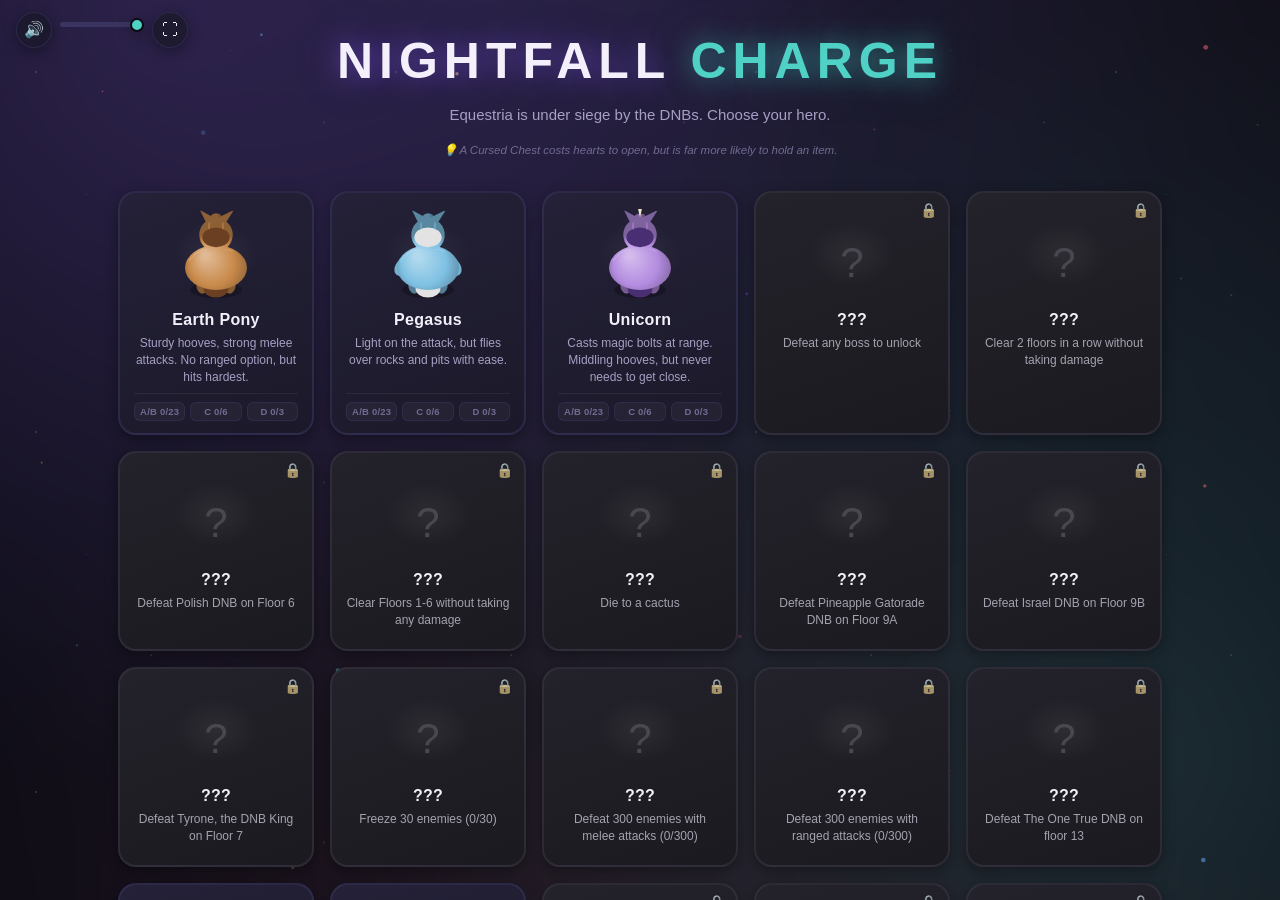
<file: index.html>
<!DOCTYPE html>
<html lang="en">
<head>
<meta charset="UTF-8">
<meta name="viewport" content="width=device-width, initial-scale=1.0, maximum-scale=1.0, user-scalable=no, viewport-fit=cover">
<meta name="mobile-web-app-capable" content="yes">
<meta name="apple-mobile-web-app-capable" content="yes">
<meta name="apple-mobile-web-app-status-bar-style" content="black-translucent">
<meta name="theme-color" content="#0b0a13">
<title>Nightfall Charge — A Bat Pony's Stand</title>
<link rel="stylesheet" href="style.css">
</head>
<body>

<!-- Slow-drifting ambient motes behind the main menu — purely decorative,
     additive to the static body::before/::after gradient+twinkle layers in
     style.css (those never move; these do). Sized/rendered from
     js/ui/menu-backdrop.js, driven by main.js's loop() only while `game` is
     null (i.e. only while the main menu is the visible screen). Lives
     outside #app so its fixed full-viewport sizing never has to fight
     #app's own layout. -->
<canvas id="menuBackdrop"></canvas>

<div id="app">

  <button id="muteBtn" class="mute-btn" title="Mute (M)">🔊</button>
  <input type="range" id="volumeSlider" class="volume-slider" min="0" max="100" step="5" title="Volume">
  <button id="fullscreenBtn" class="mute-btn fullscreen-btn" title="Fullscreen" aria-pressed="false">⛶</button>
  <!-- Phase 13 visual pass (batch 1) — screenshot button, only shown once a
       run is in progress (js/main.js toggles the .hidden class the same way
       updateHUD toggles every other in-run-only chip). Saves the current
       canvas frame as a PNG via a throwaway <a download>. -->
  <button id="screenshotBtn" class="mute-btn screenshot-btn hidden" title="Save screenshot">📷</button>

  <!-- ===================== MAIN MENU ===================== -->
  <div id="mainMenu" class="screen">
    <h1 class="title">NIGHTFALL <span>CHARGE</span></h1>
    <p class="subtitle">Equestria is under siege by the DNBs. Choose your hero.</p>
    <p id="lifetimeStats" class="lifetime-stats"></p>
    <p id="mainMenuTip" class="menu-tip"></p>
    <div id="classSelect" class="class-grid"></div>
    <!-- difficulty: scales enemy/boss HP + damage only (see main.js) -->
    <div id="difficultySelect" class="achv-filter" role="group" aria-label="Difficulty">
      <span class="hint">Difficulty</span>
      <button type="button" data-difficulty="easy">Easy</button>
      <button type="button" data-difficulty="normal" class="active">Normal</button>
      <button type="button" data-difficulty="hard">Hard</button>
    </div>
    <p class="hint">Move: WASD / Arrows &nbsp;·&nbsp; Attack: Left Click or Space &nbsp;·&nbsp; Bomb: B &nbsp;·&nbsp; Build Turret (hold): V &nbsp;·&nbsp; Active Item: E &nbsp;·&nbsp; Pill: Q &nbsp;·&nbsp; Star: R &nbsp;·&nbsp; Donate: F &nbsp;·&nbsp; Reroll: G &nbsp;·&nbsp; Arcade: H &nbsp;·&nbsp; Bestiary: C &nbsp;·&nbsp; Achievements: T &nbsp;·&nbsp; Pause: Esc</p>
    <h2 class="trophyTitle">Superbosses</h2>
    <div id="trophyRow" class="trophy-routes"></div>
    <div class="menu-btn-row">
      <button id="achievementsBtn" class="achv-open-btn">🏆 Achievements<span id="achievementsNewBadge" class="new-badge hidden">NEW</span></button>
      <button id="bestiaryBtn" class="achv-open-btn">📖 Bestiary<span id="bestiaryNewBadge" class="new-badge hidden">NEW</span></button>
      <button id="skillTreeBtn" class="achv-open-btn">🌳 Skill Tree<span id="skillTreePointsBadge" class="new-badge hidden"></span></button>
      <button id="musicTestBtn" class="achv-open-btn">🎵 Music Test</button>
    </div>
  </div>

  <!-- ===================== ACHIEVEMENTS ===================== -->
  <div id="achievementsScreen" class="screen hidden overlay achv-overlay">
    <h2>Achievements</h2>
    <div id="achievementsSummary" class="achv-summary"></div>
    <div id="achievementsFilter" class="achv-filter">
      <button data-filter="all" class="active">All</button>
      <button data-filter="unlocked">Unlocked</button>
      <button data-filter="locked">Locked</button>
    </div>
    <div id="achievementsList" class="achv-list"></div>
    <button id="achievementsCloseBtn">Close</button>
  </div>

  <!-- ===================== BESTIARY ===================== -->
  <div id="bestiaryScreen" class="screen hidden overlay achv-overlay">
    <h2>Bestiary</h2>
    <div id="bestiarySummary" class="achv-summary"></div>
    <div id="bestiaryTabs" class="achv-filter"></div>
    <div id="bestiaryList" class="achv-list"></div>
    <button id="bestiaryCloseBtn">Close</button>
  </div>

  <!-- ===================== SKILL TREE ===================== -->
  <div id="skillTreeScreen" class="screen hidden overlay achv-overlay skilltree-overlay">
    <h2>Skill Tree</h2>
    <div id="skillTreeSummary" class="achv-summary"></div>
    <div id="skillTreeToolbar" class="skilltree-toolbar">
      <select id="skillTreeJumpSelect" title="Jump to a character's branch"></select>
      <input id="skillTreeSearchInput" type="text" placeholder="Search nodes…" autocomplete="off" />
      <button id="skillTreeSearchPrevBtn" type="button" title="Previous match">◀</button>
      <span id="skillTreeSearchCount"></span>
      <button id="skillTreeSearchNextBtn" type="button" title="Next match">▶</button>
      <button id="skillTreeRecenterBtn" type="button" title="Recenter on start">⌂ Recenter</button>
      <button id="skillTreeOverviewBtn" type="button" title="Per-character build overview">📋 Overview</button>
      <button id="skillTreeUndoBtn" type="button" title="Refund your most recent purchase this session">↩ Undo Last</button>
    </div>
    <div id="skillTreeFilterBar" class="skilltree-filter-bar">
      <button type="button" class="skilltree-filter-btn" data-filter="all">All</button>
      <button type="button" class="skilltree-filter-btn" data-filter="buyable">Affordable</button>
      <button type="button" class="skilltree-filter-btn" data-filter="owned">Owned</button>
      <button type="button" class="skilltree-filter-btn" data-filter="cursed">Cursed</button>
      <button type="button" class="skilltree-filter-btn" data-filter="unique">Unique</button>
      <button type="button" class="skilltree-filter-btn" data-filter="capstone" title="Capstone (♛) and Ascension (⚡) nodes">Endgame</button>
    </div>
    <div id="skillTreeList" class="achv-list"></div>
    <!-- NOT a child of #skillTreeList — buildSkillTreePanel() does
         wrap.innerHTML='' on that element every rebuild, which would wipe
         this canvas out from under itself. Positioned absolutely against
         #skillTreeScreen (itself position:absolute via .overlay) instead. -->
    <canvas id="skillTreeMinimap" width="170" height="130" title="Click to jump — dots show every node you can currently see"></canvas>
    <span id="skillTreeZoomReadout" class="skilltree-zoom-readout" title="Current zoom — scroll wheel or +/- to change"></span>
    <!-- Persistent hover/click detail panel — replaces relying solely on the
         native `title` tooltip (slow to appear, truncates, no styling). Also
         NOT a child of #skillTreeList for the same wipe-on-rebuild reason as
         the minimap above. Starts empty/hidden; populated by
         showSkillNodeDetail() in skilltree.js. -->
    <div id="skillTreeDetailPanel" class="skilltree-detail hidden">
      <div class="skilltree-detail-head">
        <span id="skillTreeDetailName" class="skilltree-detail-name"></span>
        <span id="skillTreeDetailCost" class="skilltree-detail-cost"></span>
      </div>
      <div id="skillTreeDetailDesc" class="skilltree-detail-desc"></div>
      <div id="skillTreeDetailEffects" class="skilltree-detail-effects"></div>
    </div>
    <!-- Build overview — every character with at least one owned node,
         sorted by points invested. Toggled by #skillTreeOverviewBtn; rows
         are clickable jump-to-character shortcuts. Same "sibling, not
         child, of #skillTreeList" reasoning as the minimap/detail panel. -->
    <div id="skillTreeOverviewPanel" class="skilltree-overview hidden">
      <div class="skilltree-overview-head">
        <span>Build Overview</span>
        <button id="skillTreeOverviewCloseBtn" type="button" aria-label="Close">×</button>
      </div>
      <div id="skillTreeOverviewList" class="skilltree-overview-list"></div>
    </div>
    <div id="skillTreeLegend" class="skilltree-legend">
      <span><i class="sk-swatch owned"></i>Owned</span>
      <span><i class="sk-swatch buyable"></i>Affordable</span>
      <span><i class="sk-swatch unaffordable"></i>Need more points</span>
      <span><i class="sk-swatch cursed"></i>Cursed (drawback)</span>
      <span><i class="sk-swatch unique">✦</i>Unique mechanic</span>
      <span><i class="sk-swatch capstone">♛</i>Capstone</span>
      <span><i class="sk-swatch ascension">⚡</i>Ascension</span>
      <span class="skilltree-legend-note">Buy a node to reveal its children · click an owned frontier node (↩) to sell it back · arrow keys pan · +/- zoom</span>
    </div>
    <button id="skillTreeCloseBtn">Close</button>
  </div>

  <!-- ===================== MUSIC TEST ===================== -->
  <!-- A preview panel for audio.js's background tracks — not tied to any
       run, purely for auditioning a track (or checking what's landed)
       without playing. See ui/music-test.js. -->
  <div id="musicTestScreen" class="screen hidden overlay achv-overlay">
    <h2>🎵 Music Test</h2>
    <p class="achv-summary">Preview a background track without starting a run. Closing this stops playback and brings the menu ambience back.</p>
    <div id="musicTestList" class="achv-list"></div>
    <button id="musicTestCloseBtn">Close</button>
  </div>

  <!-- ===================== GAME SCREEN ===================== -->
  <div id="gameScreen" class="screen hidden">

    <div id="hud">
      <div id="hearts" class="hud-row"></div>
      <div class="hud-row hud-resources">
        <span class="res" id="resCoins">🪙 <b>0</b></span>
        <span class="res" id="resKeys">🔑 <b>0</b></span>
        <span class="res" id="resBombs">💣 <b>0</b></span>
        <span class="res hidden" id="resTurrets" title="Built turrets in this room (Engineer Pony).">🔧 <b>0/3</b></span>
        <span class="res hidden" id="resMinions" title="Summoned changeling minions (Changeling Queen).">🦋 <b>0/2</b></span>
        <span class="res" id="resFloor">Floor <b>1</b></span>
      </div>
      <div class="hud-row hud-resources">
        <span class="res" id="statSpeed" title="Movement speed, in pixels/second.">SPD <b>0</b></span>
        <span class="res" id="statRate" title="Attacks per second.">RATE <b>0</b></span>
        <span class="res" id="statDamage" title="Damage per hit.">DMG <b>0</b></span>
        <span class="res" id="statLuck" title="Luck — raises status-effect chances, crit chance, and pickup odds.">LUCK <b>0</b></span>
        <span class="res" id="statRange">RNG <b>0</b></span>
      </div>
      <div class="hud-row" id="activeItemRow">
        <div id="activeItemIcon" class="active-icon">—</div>
        <div id="activeItemPips" class="pips"></div>
        <div id="pillIcon" class="active-icon pill-icon">—</div>
        <div id="starIcon" class="active-icon star-icon">—</div>
        <div id="trinketIcon" class="active-icon trinket-icon">—</div>
      </div>
    </div>

    <div id="minimapWrap">
      <button id="minimapLegendBtn" title="What do the map icons mean?">?</button>
      <canvas id="minimap" width="150" height="150"></canvas>
      <div id="minimapLegend" class="minimap-legend hidden"></div>
    </div>

    <div id="canvasWrap">
      <canvas id="game" width="320" height="320"></canvas>

      <!-- Touch controls (Phase 12 mobile pass) — only shown on a coarse-
           pointer/no-hover device via the .touch-only gate in style.css, so
           a mouse+keyboard player never sees them. Movement joystick sits
           bottom-left, action buttons bottom-right; aiming/attacking still
           happens by touching/dragging anywhere else on the canvas itself
           (main.js's existing pointerdown/pointermove handlers already
           treat any pointer the same as a mouse, touch included). See
           js/ui/touch-controls.js for the wiring. -->
      <div id="touchJoystick" class="touch-only touch-joystick" aria-hidden="true">
        <div class="touch-joystick-ring"></div>
        <div id="touchJoystickKnob" class="touch-joystick-knob"></div>
      </div>
      <div id="touchActionBar" class="touch-only touch-action-bar">
        <button type="button" id="touchBombBtn" class="touch-action-btn" title="Place Bomb (B)">💣</button>
        <button type="button" id="touchActiveBtn" class="touch-action-btn touch-action-btn-lg" title="Use Active Item (E)">✨</button>
        <button type="button" id="touchPillBtn" class="touch-action-btn" title="Take Pill (Q)">💊</button>
        <button type="button" id="touchStarBtn" class="touch-action-btn" title="Use Star (R)">⭐</button>
        <button type="button" id="touchTurretBtn" class="touch-action-btn touch-only-turret hidden" title="Hold to Build Turret (V)">🔧</button>
      </div>
      <div id="touchUtilityBar" class="touch-only touch-utility-bar">
        <button type="button" id="touchDonateBtn" class="touch-util-btn" title="Donate (F)">💰</button>
        <button type="button" id="touchRerollBtn" class="touch-util-btn" title="Reroll (G)">🎲</button>
        <button type="button" id="touchArcadeBtn" class="touch-util-btn" title="Arcade Interact (H)">🕹️</button>
        <button type="button" id="touchPauseBtn" class="touch-util-btn" title="Pause">⏸️</button>
      </div>

      <!-- side info panels — absolutely positioned in the idle space either
           side of the 320px canvas; hidden on narrow viewports (style.css) -->
      <div id="leftPanel" class="hudPanel">
        <div class="hudPanelSection" id="leftPanelActive"></div>
        <div class="hudPanelSection" id="leftPanelTrinket"></div>
        <div class="hudPanelSection" id="leftPanelStar"></div>
        <div class="hudPanelSection" id="leftPanelPills"></div>
      </div>

      <div id="rightPanel" class="hudPanel">
        <div class="hudPanelSection">
          <div class="hudPanelTitle">Synergies</div>
          <div id="synergyBar">
            <span class="synergy-badge" id="synEcosystem" title="Ecosystem Set: own at least one item from each of the Marked-for-Death, Venom Bloom, and Skyfall attack-layer families.">🌿</span>
            <span class="synergy-badge" id="synRotRuin" title="Rot &amp; Ruin: any Vulnerable chance AND any Poison chance at once — poison ticks hit 30% harder against a Vulnerable target.">🦠</span>
            <span class="synergy-badge" id="synMarksman" title="Marksman's Eye: 20%+ crit chance backed by any Vulnerable source.">🎯</span>
            <span class="synergy-badge" id="synPackBond" title="Pack Bond: own 3 or more familiars.">🐾</span>
            <span class="synergy-badge" id="synTwinFangs" title="Twin Fangs: own both Fang Guard and Quiverstring at once.">🐺</span>
          </div>
        </div>
        <div class="hudPanelSection">
          <div class="hudPanelTitle">Items</div>
          <div id="passivesBar"></div>
        </div>
        <div class="hudPanelSection">
          <div class="hudPanelTitle">Familiars</div>
          <div id="familiarBar"></div>
        </div>
      </div>

      <div id="roomBanner"></div>
      <div id="itemExamine">
        <div class="item-examine-icon" id="itemExamineIcon"></div>
        <div class="item-examine-text">
          <div class="item-examine-name" id="itemExamineName"></div>
          <div class="item-examine-quality" id="itemExamineQuality"></div>
          <div class="item-examine-desc" id="itemExamineDesc"></div>
        </div>
      </div>
      <div id="toast"></div>
    </div>
  </div>

  <!-- ===================== PAUSE ===================== -->
  <div id="pauseScreen" class="screen hidden overlay">
    <h2>Paused</h2>
    <p id="pauseStats"></p>
    <div class="pause-keybinds">
      <span class="pause-keybind"><kbd>WASD</kbd> Move</span>
      <span class="pause-keybind"><kbd>Click</kbd> Attack</span>
      <span class="pause-keybind"><kbd>B</kbd> Bomb</span>
      <span class="pause-keybind"><kbd>V</kbd> Build Turret (hold)</span>
      <span class="pause-keybind"><kbd>E</kbd> Active Item</span>
      <span class="pause-keybind"><kbd>Q</kbd> Pill</span>
      <span class="pause-keybind"><kbd>R</kbd> Star</span>
      <span class="pause-keybind"><kbd>F</kbd> Donate</span>
      <span class="pause-keybind"><kbd>G</kbd> Reroll</span>
      <span class="pause-keybind"><kbd>H</kbd> Arcade</span>
      <span class="pause-keybind"><kbd>M</kbd> Mute</span>
    </div>
    <p id="pauseEquipped" class="pause-equipped"></p>
    <button id="resumeBtn">Resume</button>
    <button id="pauseAchievementsBtn">🏆 Achievements</button>
    <button id="pauseBestiaryBtn">📖 Bestiary</button>
    <button id="pauseSkillTreeBtn">🌳 Skill Tree</button>
    <button id="quitBtn">Quit to Menu</button>
  </div>

  <!-- ===================== GAME OVER ===================== -->
  <div id="gameOverScreen" class="screen hidden overlay">
    <h2 id="gameOverTitle">You Fell...</h2>
    <p id="gameOverStats"></p>
    <button id="copyRunBtn">📋 Copy Run Summary</button>
    <button id="retryBtn">Return to Menu</button>
  </div>

  <!-- ===================== WIN ===================== -->
  <div id="winScreen" class="screen hidden overlay">
    <h2>Equestria is Saved!</h2>
    <p id="winStats"></p>
    <button id="copyWinRunBtn">📋 Copy Run Summary</button>
    <button id="winBtn">Return to Menu</button>
  </div>

</div>

<script src="js/core/theme.js"></script>
<script src="js/core/utils-1.js"></script>
<script src="js/core/utils-2.js"></script>
<script src="js/core/audio.js"></script>

<script src="js/data/core.js"></script>
<script src="js/data/items-1.js"></script>
<script src="js/data/items-2.js"></script>
<script src="js/data/items-3.js"></script>
<script src="js/data/items-4.js"></script>
<script src="js/data/items-5.js"></script>
<script src="js/data/items-6.js"></script>
<script src="js/data/items-7.js"></script>
<script src="js/data/trinkets-1.js"></script>
<script src="js/data/trinkets-2.js"></script>
<script src="js/data/familiars-1.js"></script>
<script src="js/data/familiars-3.js"></script>
<script src="js/data/familiars-2.js"></script>
<script src="js/data/lists.js"></script>
<script src="js/data/pickups.js"></script>
<script src="js/data/collectibles.js"></script>
<script src="js/data/economy.js"></script>

<script src="js/data/enemies/growth.js"></script>
<script src="js/data/enemies/types-1.js"></script>
<script src="js/data/enemies/types-2.js"></script>
<script src="js/data/enemies/types-3.js"></script>
<script src="js/data/enemies/types-4.js"></script>
<script src="js/data/enemies/legacy-extra.js"></script>
<script src="js/data/enemies/flies.js"></script>
<script src="js/data/enemies/crypt-extra.js"></script>
<script src="js/data/enemies/crypt-extra2.js"></script>
<!-- Phase 10 extended main route, stages 4-13. These MUST sit above lists.js:
     it snapshots ENEMY_LIST = Object.values(ENEMY_TYPES) exactly once. -->
<script src="js/data/enemies/stage4-6-enemies.js"></script>
<script src="js/data/enemies/stage7-9-enemies.js"></script>
<script src="js/data/enemies/stage10-13-enemies.js"></script>
<script src="js/data/enemies/lists.js"></script>
<script src="js/data/enemies/minibosses.js"></script>
<script src="js/data/enemies/bosses.js"></script>
<!-- ...and these MUST sit below bosses.js/superbosses.js, which declare the
     BOSS_TYPES/SUPERBOSSES objects they merge into. Each pushes onto the
     matching _LIST itself, since those are snapshotted the same way. -->
<script src="js/data/enemies/legacy-extra-bosses.js"></script>
<script src="js/data/enemies/stage4-6-bosses.js"></script>
<script src="js/data/enemies/stage7-9-bosses.js"></script>
<script src="js/data/enemies/stage10-13-bosses.js"></script>
<script src="js/data/enemies/superbosses.js"></script>
<script src="js/data/enemies/stage4-6-superbosses.js"></script>
<script src="js/data/enemies/stage7-9-superbosses.js"></script>
<script src="js/data/enemies/stage10-13-superbosses.js"></script>
<script src="js/data/enemies/superboss-routes.js"></script>

<script src="js/data/stages.js"></script>

<script src="js/achievements/core.js"></script>
<script src="js/achievements/defs-1.js"></script>
<script src="js/achievements/defs-2.js"></script>
<script src="js/achievements/defs-3.js"></script>
<script src="js/achievements/defs-4.js"></script>
<script src="js/achievements/defs-5.js"></script>
<script src="js/achievements/defs-6.js"></script>
<script src="js/achievements/defs-7.js"></script>
<script src="js/achievements/defs-8.js"></script>
<script src="js/achievements/defs-9.js"></script>
<script src="js/achievements/defs-10.js"></script>
<script src="js/achievements/defs-11.js"></script>
<script src="js/achievements/defs-12.js"></script>
<script src="js/achievements/defs-mastery.js"></script>
<script src="js/achievements/bestiary-tiers.js"></script>
<script src="js/achievements/logic.js"></script>
<script src="js/achievements/skilltree.js"></script>
<script src="js/achievements/skilltree-characters.js"></script>
<script src="js/achievements/skilltree-characters-2.js"></script>
<script src="js/achievements/skilltree-characters-3.js"></script>
<script src="js/achievements/skilltree-characters-4a.js"></script>
<script src="js/achievements/skilltree-characters-4b.js"></script>
<script src="js/achievements/skilltree-characters-4c.js"></script>
<script src="js/achievements/skilltree-characters-4d.js"></script>
<script src="js/achievements/skilltree-characters-4e.js"></script>
<script src="js/achievements/skilltree-characters-5a.js"></script>
<script src="js/achievements/skilltree-characters-5b.js"></script>
<script src="js/achievements/skilltree-characters-5c.js"></script>
<script src="js/achievements/skilltree-characters-5d.js"></script>
<script src="js/achievements/skilltree-characters-5e.js"></script>
<script src="js/achievements/skilltree-capstones.js"></script>
<script src="js/achievements/skilltree-ascensions.js"></script>
<script src="js/achievements/skilltree-general.js"></script>
<script src="js/achievements/skilltree-unlocks-stars.js"></script>
<script src="js/achievements/skilltree-unlocks-familiars.js"></script>
<script src="js/achievements/skilltree-unlocks-items.js"></script>
<script src="js/achievements/skilltree-unlocks-items-2.js"></script>
<script src="js/achievements/skilltree-unlocks-trinkets.js"></script>

<script src="js/ui/bestiary.js"></script>

<script src="js/data/roomTemplates/core.js"></script>
<script src="js/data/roomTemplates/normal-1.js"></script>
<script src="js/data/roomTemplates/normal-2.js"></script>
<script src="js/data/roomTemplates/normal-3.js"></script>
<script src="js/data/roomTemplates/normal-4.js"></script>
<script src="js/data/roomTemplates/firecolors.js"></script>
<script src="js/data/roomTemplates/dnbfly-rooms.js"></script>
<script src="js/data/roomTemplates/floorfeature.js"></script>
<script src="js/data/roomTemplates/miniboss.js"></script>
<!-- Phase 10 extended main route — these push onto the array floorfeature.js
     assigns, so they must load after it. -->
<script src="js/data/roomTemplates/stage4-6-floorfeature.js"></script>
<script src="js/data/roomTemplates/stage7-9-floorfeature.js"></script>
<script src="js/data/roomTemplates/stage10-13-floorfeature.js"></script>

<script src="js/systems/dungeon.js"></script>
<script src="js/systems/room.js"></script>
<script src="js/entities/entities.js"></script>
<script src="js/systems/attackStyles.js"></script>
<script src="js/systems/combat-1.js"></script>
<script src="js/systems/combat-2.js"></script>
<script src="js/systems/combat-3.js"></script>
<script src="js/systems/combat-4.js"></script>
<script src="js/systems/ai-minibosses.js"></script>
<script src="js/systems/ai-newshared.js"></script>
<script src="js/systems/ai-legacy-bosses.js"></script>
<script src="js/systems/ai-flies.js"></script>
<script src="js/systems/ai-crypt.js"></script>
<script src="js/systems/ai-crypt2.js"></script>
<script src="js/systems/ai-1.js"></script>
<script src="js/systems/ai-2.js"></script>
<script src="js/systems/ai-3.js"></script>
<script src="js/systems/ai-4.js"></script>
<!-- Phase 10 content group 1 (stages 4-6). Populates ENEMY_BEHAVIOR_HANDLERS,
     so it must load after combat-3.js (which declares that const) and after
     ai-1..4.js, whose helpers its functions call. -->
<script src="js/systems/ai-stage4-6.js"></script>
<!-- Phase 10 content group 2 (stages 7-9). Same constraint as group 1's file
     above: populates ENEMY_BEHAVIOR_HANDLERS, so it must load after
     combat-3.js (which declares that const) and after ai-1..4.js, whose
     helpers its function bodies call at runtime. -->
<script src="js/systems/ai-stage7-9.js"></script>
<!-- Phase 10 content group 3 (stages 10-13, floorNum 27-34, including the
     main route's new final floor). Same constraint as groups 1 and 2 above:
     populates ENEMY_BEHAVIOR_HANDLERS, so it must load after combat-3.js
     (which declares that const) and after ai-1..4.js, whose helpers —
     chaseSeek/seekVector/fireProjectileAngle/dnbRing — its bodies call. -->
<script src="js/systems/ai-stage10-13.js"></script>
<script src="js/systems/familiars.js"></script>
<script src="js/systems/pills.js"></script>
<script src="js/systems/stars.js"></script>
<script src="js/systems/items-1.js"></script>
<script src="js/systems/items-synergy.js"></script>
<script src="js/systems/items-2.js"></script>
<script src="js/systems/shop.js"></script>

<script src="js/ui/ui.js"></script>
<script src="js/game.js"></script>
<script src="js/ui/render.js"></script>
<script src="js/ui/menu-backdrop.js"></script>
<script src="js/ui/music-test.js"></script>
<script src="js/main.js"></script>
</body>
</html>
</file>
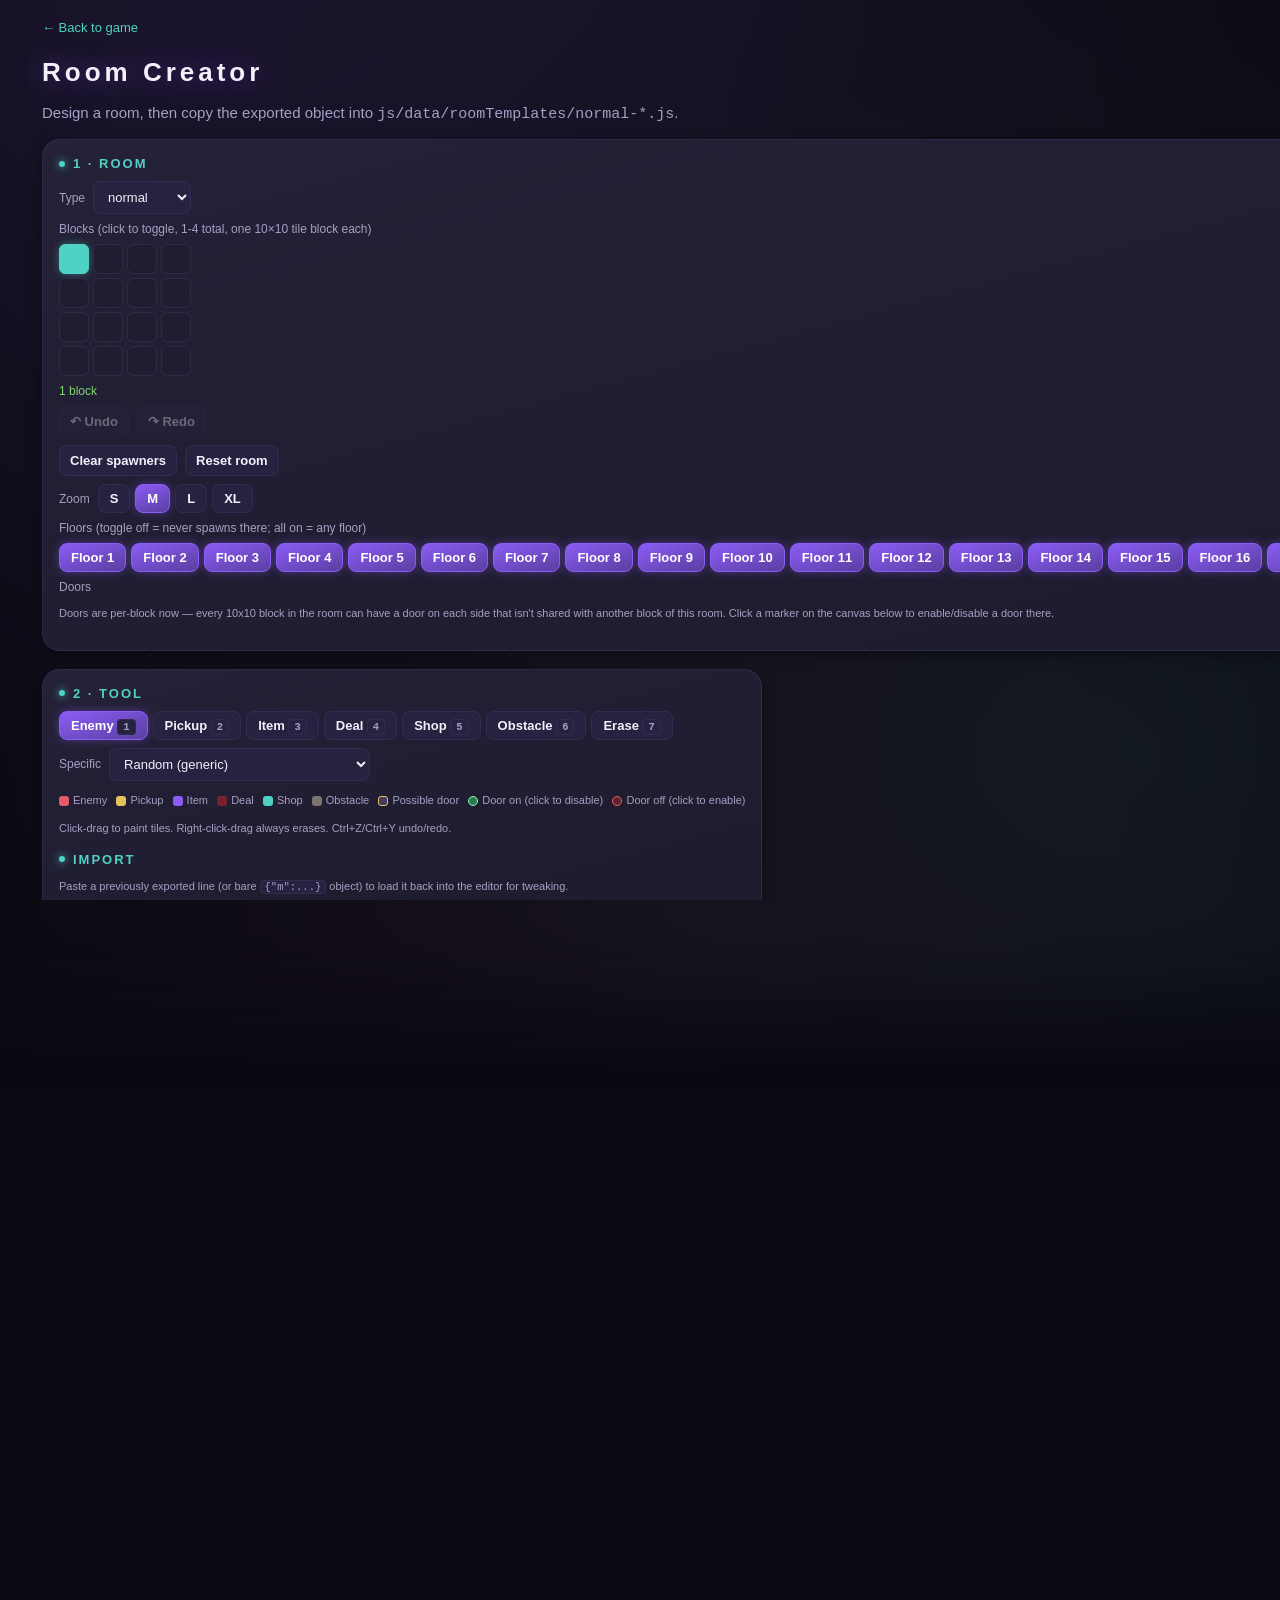
<file: room-editor.html>
<!DOCTYPE html>
<html lang="en">
<head>
<meta charset="UTF-8">
<meta name="viewport" content="width=device-width, initial-scale=1.0">
<title>Nightfall Charge — Room Creator</title>
<link rel="stylesheet" href="style.css">
<style>
  html, body { overflow: auto; }
  /* the ambient starfield from style.css is nice on the menu but too loud
     behind a dense editing UI — tone it way down here */
  body::before{ opacity: .45; }
  body::after{ opacity: .18; }

  #editorApp{
    max-width: 1240px; margin: 0 auto; padding: 20px 22px 60px;
    display: flex; flex-direction: column; gap: 16px;
    animation: editorIn .4s var(--ease) both;
  }
  @keyframes editorIn{ from{ opacity:0; transform:translateY(8px); } to{ opacity:1; transform:translateY(0); } }
  @media (prefers-reduced-motion: reduce){ #editorApp{ animation:none; } }

  h1.title{ font-size: 26px; margin: 6px 0 0; letter-spacing: 4px; }
  .subtitle{ margin: 0; }

  .layout{ display: flex; gap: 18px; flex-wrap: wrap; align-items: flex-start; }
  .panel{
    background: linear-gradient(165deg, var(--panel-hi), var(--panel));
    border: 1px solid var(--border-soft); border-radius: var(--radius-lg);
    padding: 16px; flex: 0 0 auto;
    box-shadow: var(--shadow-soft);
    transition: border-color .2s;
  }
  .panel h2{
    font-size: 13px; margin: 0 0 10px; color: var(--accent2); letter-spacing: 2px;
    text-transform: uppercase; font-weight: 700;
    display: flex; align-items: center; gap: 8px;
  }
  .panel h2::before{
    content: ''; width: 6px; height: 6px; border-radius: 50%;
    background: var(--accent2); box-shadow: 0 0 8px var(--accent2);
    flex: 0 0 auto;
  }
  .row{ display: flex; align-items: center; gap: 8px; flex-wrap: wrap; margin-bottom: 8px; }
  .row label{ color: var(--muted); font-size: 12px; }

  select, button, textarea{
    font-family: inherit; font-size: 13px; background: var(--panel2); color: var(--ink);
    border: 1px solid var(--border-soft); border-radius: var(--radius-sm); padding: 7px 10px;
    transition: border-color .15s, background .15s, transform .1s, box-shadow .15s;
  }
  select:hover, textarea:hover{ border-color: var(--border); }
  select:focus-visible, textarea:focus-visible, button:focus-visible{
    outline: none; border-color: var(--accent2); box-shadow: 0 0 0 3px rgba(79,209,197,.18);
  }
  button{ cursor: pointer; font-weight: 600; }
  button:hover{ filter: brightness(1.18); border-color: var(--border); }
  button:active{ transform: translateY(1px); }
  button:disabled{ opacity: .35; cursor: not-allowed; filter: none; transform: none; }
  button.active{
    background: linear-gradient(160deg, var(--accent), var(--accent-dim));
    border-color: var(--accent); color: #fff; box-shadow: 0 0 10px rgba(139,92,246,.4);
  }
  button.danger.active{ background: #c9522e; border-color: #c9522e; box-shadow: 0 0 10px rgba(201,82,46,.4); }

  .blockgrid{ display: inline-grid; grid-template-columns: repeat(4, 30px); gap: 4px; }
  .blockcell{
    width: 30px; height: 30px; background: #201d31; border: 1px solid var(--border-soft);
    border-radius: 6px; cursor: pointer;
    transition: background .15s, border-color .15s, transform .1s;
  }
  .blockcell:hover{ border-color: var(--accent2); transform: scale(1.06); }
  .blockcell.on{ background: var(--accent2); border-color: var(--accent2); box-shadow: 0 0 8px rgba(79,209,197,.4); }

  .catbtns{ display: flex; gap: 5px; flex-wrap: wrap; }
  .catbtns button{ padding: 6px 11px; }

  #editorCanvas{
    background: #000; border-radius: var(--radius-sm); display: block; cursor: crosshair; touch-action: none;
    box-shadow: 0 0 0 1px var(--border-soft), var(--shadow-soft);
  }

  .warn{ color: var(--gold); font-size: 12px; }
  .ok{ color: var(--green); font-size: 12px; }
  .err{ color: var(--red); font-size: 12px; }

  #exportArea, #importArea{
    width: 100%; box-sizing: border-box; font-family: 'SFMono-Regular', Consolas, monospace; font-size: 12px;
    resize: vertical; line-height: 1.5;
  }
  #exportArea{ height: 220px; }
  #importArea{ height: 90px; }

  #toolPreviewCanvas{
    background: #000; border-radius: 6px; flex: 0 0 auto;
    box-shadow: 0 0 0 1px var(--border-soft);
  }
  .preview-name{ font-size: 12.5px; font-weight: 700; color: var(--ink); }
  .preview-desc{ font-size: 11px; color: var(--muted); max-width: 230px; line-height: 1.4; }

  .legend{ font-size: 11px; color: var(--muted); line-height: 1.6; }
  .legend span{ display: inline-block; width: 10px; height: 10px; border-radius: 3px; margin-right: 4px; vertical-align: middle; }
  .legend code{
    background: var(--panel2); border: 1px solid var(--border-soft); border-radius: 4px;
    padding: 0 4px; font-size: 10.5px;
  }

  a.backlink{
    color: var(--accent2); text-decoration: none; font-size: 13px;
    display: inline-flex; align-items: center; gap: 4px; width: fit-content;
    transition: transform .15s;
  }
  a.backlink:hover{ transform: translateX(-3px); }

  #statsReadout{ font-size: 12px; color: var(--muted); margin-top: 6px; }
  #roomWarning{ font-size: 12px; min-height: 16px; margin-top: 2px; }

  kbd{
    background: var(--panel2); border: 1px solid var(--border-soft); border-radius: 4px;
    padding: 1px 5px; font-size: 10.5px; font-family: monospace; color: var(--muted);
  }
</style>
</head>
<body>
<div id="editorApp">
  <a class="backlink" href="index.html">&larr; Back to game</a>
  <h1 class="title">Room Creator</h1>
  <p class="subtitle">Design a room, then copy the exported object into <code>js/data/roomTemplates/normal-*.js</code>.</p>

  <div class="layout">

    <div class="panel">
      <h2>1 · Room</h2>
      <div class="row">
        <label>Type</label>
        <select id="roomType">
          <option value="normal">normal</option>
          <option value="start">start</option>
          <option value="boss">boss</option>
          <option value="treasure">treasure</option>
          <option value="shop">shop</option>
          <option value="secret">secret</option>
          <option value="petshop">petshop</option>
          <option value="curse">curse</option>
          <option value="sacrifice">sacrifice</option>
          <option value="vault">vault</option>
          <option value="challenge">challenge</option>
          <option value="crystal">crystal</option>
          <option value="sombra">sombra</option>
          <option value="shrine">shrine</option>
          <option value="arcade">arcade</option>
        </select>
      </div>
      <div class="row">
        <label>Blocks (click to toggle, 1-4 total, one 10×10 tile block each)</label>
      </div>
      <div class="blockgrid" id="blockGrid"></div>
      <div class="row" style="margin-top:8px;">
        <span id="blockCount" class="ok">1 block</span>
      </div>
      <div class="row">
        <button id="undoBtn" title="Ctrl+Z">↶ Undo</button>
        <button id="redoBtn" title="Ctrl+Y">↷ Redo</button>
      </div>
      <div class="row">
        <button id="resetSpawnersBtn">Clear spawners</button>
        <button id="resetAllBtn">Reset room</button>
      </div>
      <div class="row">
        <label>Zoom</label>
        <div class="row catbtns" id="zoomBtns" style="margin-bottom:0;">
          <button data-px="12">S</button>
          <button data-px="16">M</button>
          <button data-px="24">L</button>
          <button data-px="32">XL</button>
        </div>
      </div>
      <div class="row">
        <label>Floors (toggle off = never spawns there; all on = any floor)</label>
      </div>
      <div class="row catbtns" id="floorBtns"></div>
      <div class="row">
        <label>Doors</label>
      </div>
      <p class="legend">Doors are per-block now — every 10x10 block in the room can have a door on each side that isn't shared with another block of this room. Click a marker on the canvas below to enable/disable a door there.</p>
    </div>

    <div class="panel">
      <h2>2 · Tool</h2>
      <div class="row catbtns" id="categoryBtns">
        <button data-cat="enemy">Enemy <kbd>1</kbd></button>
        <button data-cat="pickup">Pickup <kbd>2</kbd></button>
        <button data-cat="item">Item <kbd>3</kbd></button>
        <button data-cat="deal">Deal <kbd>4</kbd></button>
        <button data-cat="shop">Shop <kbd>5</kbd></button>
        <button data-cat="obstacle">Obstacle <kbd>6</kbd></button>
        <button data-cat="erase">Erase <kbd>7</kbd></button>
      </div>
      <div class="row">
        <label id="specificLabel">Specific</label>
        <select id="specificSelect"></select>
      </div>
      <div class="row" id="toolPreviewRow" style="display:none;">
        <canvas id="toolPreviewCanvas" width="48" height="48"></canvas>
        <div style="min-width:0;">
          <div id="toolPreviewName" class="preview-name"></div>
          <div id="toolPreviewDesc" class="preview-desc"></div>
        </div>
      </div>
      <p class="legend">
        <span style="background:#e35b6a"></span>Enemy &nbsp;
        <span style="background:#e3c15b"></span>Pickup &nbsp;
        <span style="background:#8b5cf6"></span>Item &nbsp;
        <span style="background:#7a1f2e"></span>Deal &nbsp;
        <span style="background:#4fd1c5"></span>Shop &nbsp;
        <span style="background:#7a746a"></span>Obstacle &nbsp;
        <span style="background:#463a5e;border:1px solid #e3c15b"></span>Possible door &nbsp;
        <span style="background:#2f7a52;border:1px solid #8effc1;border-radius:50%"></span>Door on (click to disable) &nbsp;
        <span style="background:#5a2436;border:1px solid #ff5a5a;border-radius:50%"></span>Door off (click to enable)
      </p>
      <p class="legend" id="toolHint">Click-drag to paint tiles. Right-click-drag always erases. <kbd>Ctrl+Z</kbd>/<kbd>Ctrl+Y</kbd> undo/redo.</p>

      <h2 style="margin-top:14px;">Import</h2>
      <p class="legend">Paste a previously exported line (or bare <code>{"m":...}</code> object) to load it back into the editor for tweaking.</p>
      <textarea id="importArea" placeholder='ROOM_TEMPLATES.normal.push({"m":[[1,1]],"s":[[5,5,"e","g"]]});'></textarea>
      <div class="row" style="margin-top:8px;">
        <button id="importBtn">Load into editor</button>
        <span id="importHint" class="warn"></span>
      </div>
    </div>

    <div class="panel">
      <h2>3 · Layout</h2>
      <canvas id="editorCanvas" width="400" height="400"></canvas>
      <p class="legend" id="canvasInfo"></p>
      <p id="statsReadout"></p>
      <p id="roomWarning" class="warn"></p>
    </div>

    <div class="panel" style="flex:1 1 320px;">
      <h2>4 · Export</h2>
      <div class="row">
        <button id="exportBtn">Generate</button>
        <button id="copyBtn">Copy to clipboard</button>
        <span id="exportHint" class="warn"></span>
      </div>
      <textarea id="exportArea" readonly placeholder="Click Generate..."></textarea>
      <p class="legend">The generated line is a ready-to-run statement — paste it straight into <code>js/data/roomTemplates/normal-*.js</code>.</p>
    </div>

  </div>
</div>

<script src="js/core/theme.js"></script>
<script src="js/core/utils-1.js"></script>
<script src="js/core/utils-2.js"></script>

<script src="js/data/core.js"></script>
<script src="js/data/items-1.js"></script>
<script src="js/data/items-2.js"></script>
<script src="js/data/items-3.js"></script>
<script src="js/data/items-4.js"></script>
<script src="js/data/items-5.js"></script>
<script src="js/data/trinkets-1.js"></script>
<script src="js/data/trinkets-2.js"></script>
<script src="js/data/familiars-1.js"></script>
<script src="js/data/familiars-2.js"></script>
<script src="js/data/lists.js"></script>
<script src="js/data/pickups.js"></script>
<script src="js/data/collectibles.js"></script>
<script src="js/data/economy.js"></script>

<script src="js/data/enemies/growth.js"></script>
<script src="js/data/enemies/types-1.js"></script>
<script src="js/data/enemies/types-2.js"></script>
<script src="js/data/enemies/types-3.js"></script>
<script src="js/data/enemies/types-4.js"></script>
<script src="js/data/enemies/lists.js"></script>
<script src="js/data/enemies/bosses.js"></script>
<script src="js/data/enemies/superbosses.js"></script>

<script src="js/data/stages.js"></script>

<script src="js/systems/dungeon.js"></script>
<script src="js/systems/room.js"></script>
<script src="js/ui/roomEditor.js"></script>
</body>
</html>
</file>
<file: style.css>
:root{
  /* surfaces */
  --bg:#0b0a13;
  --panel:#1b1929;
  --panel-hi:#242138;
  --panel2:#262340;
  --panel-glass:rgba(26,24,40,.72);

  /* ink */
  --ink:#f3f0fb;
  --muted:#a79fc4;
  --muted-dim:#726a92;

  /* borders */
  --border:#3a3560;
  --border-soft:rgba(58,53,96,.55);

  /* accents */
  --accent:#8b5cf6;
  --accent-dim:#5a3fa0;
  --accent2:#4fd1c5;
  --red:#e35b6a;
  --blue:#5b9ee3;
  --gold:#e3c15b;
  --green:#7fd66a;

  /* effects */
  --glow-accent:0 0 24px rgba(139,92,246,.45);
  --glow-accent2:0 0 20px rgba(79,209,197,.4);
  --glow-gold:0 0 18px rgba(227,193,93,.4);
  --glow-red:0 0 18px rgba(227,91,106,.4);
  --shadow-soft:0 4px 14px rgba(0,0,0,.35);
  --shadow-lift:0 14px 32px -10px rgba(0,0,0,.6);

  --radius-sm:8px;
  --radius-md:12px;
  --radius-lg:18px;

  --ease:cubic-bezier(.22,1,.36,1);
  /* Phase 6b overhaul — the two hover/active-state durations that were
     already the de facto standard across the file (most rules already used
     .15s or .2s, some paired with var(--ease) and some not); giving them
     names means every chip/button/card's micro-interaction now shares
     exactly one curve instead of accidentally drifting apart. */
  --transition-fast:.15s var(--ease);
  --transition-base:.2s var(--ease);
}

*{ box-sizing:border-box; }

html,body{
  margin:0; padding:0; height:100%;
  background:var(--bg);
  color:var(--ink);
  font-family:'Trebuchet MS', 'Segoe UI', sans-serif;
  overflow:hidden;
  user-select:none;
}

/* ---------- ambient background (behind everything, purely decorative) ---------- */
body{ position:relative; isolation:isolate; }
body::before{
  content:''; position:fixed; inset:-12%;
  background:
    radial-gradient(circle at 18% 12%, rgba(139,92,246,.20), transparent 45%),
    radial-gradient(circle at 82% 78%, rgba(79,209,197,.14), transparent 50%),
    radial-gradient(circle at 50% 105%, rgba(227,91,106,.10), transparent 55%),
    radial-gradient(ellipse at 50% -10%, #241f3d 0%, #12111c 55%, #0a0912 100%);
  filter:blur(40px);
  animation:driftGlow 26s ease-in-out infinite alternate;
  z-index:-2; pointer-events:none;
}
body::after{
  content:''; position:fixed; inset:0;
  background-image:
    radial-gradient(1.4px 1.4px at 10% 20%, rgba(255,255,255,.55), transparent),
    radial-gradient(1px 1px at 78% 62%, rgba(255,255,255,.4), transparent),
    radial-gradient(1.6px 1.6px at 42% 82%, rgba(255,255,255,.4), transparent),
    radial-gradient(1px 1px at 64% 14%, rgba(255,255,255,.3), transparent),
    radial-gradient(1px 1px at 24% 54%, rgba(255,255,255,.28), transparent),
    radial-gradient(1.5px 1.5px at 90% 34%, rgba(255,255,255,.32), transparent);
  background-repeat:repeat; background-size:360px 360px;
  opacity:.45;
  animation:twinkle 6s ease-in-out infinite;
  z-index:-1; pointer-events:none;
}
@keyframes driftGlow{
  0%{ transform:translate(0,0) scale(1); }
  100%{ transform:translate(-2.5%,2%) scale(1.06); }
}
@keyframes twinkle{
  0%,100%{ opacity:.32; }
  50%{ opacity:.58; }
}
@media (prefers-reduced-motion:reduce){
  body::before, body::after{ animation:none; }
}

/* ---------- menu backdrop motes (js/ui/menu-backdrop.js) ---------- */
/* Fixed, full-viewport, painted below #app (position:relative below gives
   #app's own stacking layer priority over any negative-z-index sibling
   regardless of DOM order — see the comment on #menuBackdrop's <canvas> tag
   in index.html). Sized in JS (canvas.width/height track window.inner*),
   not CSS — a canvas's width/height ATTRIBUTES define its internal pixel
   grid, which plain CSS width/height can't touch. */
#menuBackdrop{ position:fixed; inset:0; z-index:-1; pointer-events:none; display:block; width:100%; height:100%; }
@media (prefers-reduced-motion:reduce){ #menuBackdrop{ display:none; } }

#app{ height:100%; width:100%; position:relative; }
.screen{ height:100%; width:100%; display:flex; flex-direction:column; align-items:center; }
.hidden{ display:none !important; }

/* ---------- Mute button — floats above every screen ---------- */
.mute-btn{
  position:absolute; top:12px; left:16px; z-index:20;
  width:36px; height:36px; padding:0; border-radius:50%;
  background:var(--panel-glass); border:1px solid var(--border-soft); color:var(--ink);
  font-size:16px; line-height:1; cursor:pointer;
  display:flex; align-items:center; justify-content:center;
  backdrop-filter:blur(4px); -webkit-backdrop-filter:blur(4px);
  box-shadow:var(--shadow-soft);
  transition:transform var(--transition-fast), border-color var(--transition-base), filter var(--transition-fast);
}
.mute-btn:hover{ transform:scale(1.08); border-color:var(--accent2); }
.mute-btn:active{ transform:scale(.96); }
.mute-btn.muted{ filter:grayscale(.7) brightness(.8); }

/* ---------- Fullscreen toggle — same chrome, parked past the volume slider ---------- */
.fullscreen-btn{ left:152px; }
.fullscreen-btn.active{ border-color:var(--accent2); color:var(--accent2); }
/* the volume slider hides itself on a cramped screen, so close the gap */
@media (max-width:640px){ .fullscreen-btn{ left:58px; } }

/* ---------- Screenshot button — same chrome, parked past fullscreen; only
   ever shown mid-run (js/main.js), so it never crowds the main-menu row ---------- */
.screenshot-btn{ left:206px; }
.screenshot-btn:active{ transform:scale(.9); }
.screenshot-btn.flash{ animation:screenshotFlash .4s ease-out; }
@keyframes screenshotFlash{
  0%{ box-shadow:0 0 0 0 rgba(255,255,255,.9), var(--shadow-soft); }
  100%{ box-shadow:0 0 0 14px rgba(255,255,255,0), var(--shadow-soft); }
}
@media (max-width:640px){ .screenshot-btn{ left:96px; } }

/* ---------- Volume slider — sits beside the mute button on every screen ---------- */
.volume-slider{
  position:absolute; top:20px; left:58px; z-index:20;
  width:84px; height:5px; -webkit-appearance:none; appearance:none;
  background:var(--border); border-radius:999px; outline:none; cursor:pointer;
}
.volume-slider::-webkit-slider-thumb{
  -webkit-appearance:none; appearance:none; width:14px; height:14px; border-radius:50%;
  background:var(--accent2); box-shadow:var(--shadow-soft); cursor:pointer; border:2px solid var(--bg);
}
.volume-slider::-moz-range-thumb{
  width:14px; height:14px; border-radius:50%; background:var(--accent2);
  box-shadow:var(--shadow-soft); cursor:pointer; border:2px solid var(--bg);
}
.volume-slider::-moz-range-track{ background:var(--border); height:5px; border-radius:999px; }
@media (max-width:640px){ .volume-slider{ display:none; } } /* mute toggle alone is enough on a cramped screen */

::selection{ background:var(--accent); color:#fff; }

button{ font-family:inherit; }
button:focus-visible, .class-card:focus-visible{
  outline:2px solid var(--accent2); outline-offset:2px; border-radius:6px;
}

/* thin themed scrollbars for anything that overflows */
#mainMenu, .panel, .skilltree-scroll, .hudPanel{ scrollbar-width:thin; scrollbar-color:var(--border) transparent; }
#mainMenu::-webkit-scrollbar, .panel::-webkit-scrollbar, .skilltree-scroll::-webkit-scrollbar, .hudPanel::-webkit-scrollbar{ width:8px; height:8px; }
#mainMenu::-webkit-scrollbar-track, .skilltree-scroll::-webkit-scrollbar-track, .hudPanel::-webkit-scrollbar-track{ background:transparent; }
#mainMenu::-webkit-scrollbar-thumb, .skilltree-scroll::-webkit-scrollbar-thumb, .hudPanel::-webkit-scrollbar-thumb{ background:var(--border); border-radius:8px; }
#mainMenu::-webkit-scrollbar-thumb:hover, .skilltree-scroll::-webkit-scrollbar-thumb:hover, .hudPanel::-webkit-scrollbar-thumb:hover{ background:var(--accent-dim); }

/* ---------- Main Menu ---------- */
#mainMenu{
  /* NOT justify-content:center — a flex container that centers overflowing
     content has a well-known scroll trap: the browser centers the flex line
     and treats the space above it as unreachable, so once the class grid
     (now 20 cards) gets taller than the viewport, everything above the
     centered point can't be scrolled back into view. flex-start plus the
     existing top padding keeps the same "roughly centered on a short
     screen" look without that trap. */
  justify-content:flex-start; padding:32px 24px 40px; gap:16px; overflow-y:auto;
  animation:menuIn .5s var(--ease) both;
}
@keyframes menuIn{
  from{ opacity:0; transform:translateY(14px); }
  to{ opacity:1; transform:translateY(0); }
}

.title{
  font-size:clamp(32px,6vw,50px); letter-spacing:6px; margin:0; font-weight:800;
  text-shadow:0 0 26px rgba(139,92,246,.55), 0 0 56px rgba(139,92,246,.22);
  animation:titlePulse 4.5s ease-in-out infinite;
}
.title span{
  color:var(--accent2);
  text-shadow:0 0 26px rgba(79,209,197,.6), 0 0 56px rgba(79,209,197,.28);
  animation:titleColorCycle 12s ease-in-out infinite;
}
@keyframes titlePulse{
  0%,100%{ filter:brightness(1); }
  50%{ filter:brightness(1.12); }
}
/* Cycles "CHARGE" through the same DNB neon palette used across the rest of
   the UI (violet/cyan/gold/red) instead of sitting on one fixed accent
   color forever — color+text-shadow interpolate together each step so the
   glow always matches whatever hue is currently showing. */
@keyframes titleColorCycle{
  0%,100%{ color:#4fd1c5; text-shadow:0 0 26px rgba(79,209,197,.6), 0 0 56px rgba(79,209,197,.28); }
  25%{ color:#8b5cf6; text-shadow:0 0 26px rgba(139,92,246,.6), 0 0 56px rgba(139,92,246,.28); }
  50%{ color:#e3c15b; text-shadow:0 0 26px rgba(227,193,91,.6), 0 0 56px rgba(227,193,91,.28); }
  75%{ color:#e35b6a; text-shadow:0 0 26px rgba(227,91,106,.6), 0 0 56px rgba(227,91,106,.28); }
}
@media (prefers-reduced-motion:reduce){ .title, .title span{ animation:none; } }

.subtitle{ color:var(--muted); margin:0 0 4px; font-size:15px; }
.lifetime-stats{ color:var(--muted-dim); margin:0 0 4px; font-size:12px; letter-spacing:.2px; }
.lifetime-stats:empty{ display:none; } /* no localStorage history yet (fresh browser) — don't leave an odd gap */
.menu-tip{ color:var(--muted-dim); margin:0 0 10px; font-size:11.5px; font-style:italic; max-width:520px; text-align:center; }

.class-grid{
  display:grid; grid-template-columns:repeat(auto-fit, minmax(158px,196px));
  justify-content:center;
  gap:16px; margin:8px 0;
  max-width:1050px;
}
.class-card{
  position:relative; overflow:hidden; isolation:isolate;
  display:flex; flex-direction:column; align-items:stretch;
  background:linear-gradient(160deg, var(--panel-hi), var(--panel));
  border:2px solid var(--border-soft); border-radius:var(--radius-lg);
  padding:16px 14px 12px; text-align:center; cursor:pointer;
  box-shadow:var(--shadow-soft);
  transition:transform var(--transition-base), border-color var(--transition-base), box-shadow var(--transition-base);
  /* Staggered entrance (Phase 12 visual pass) — animation-delay is set
     per-card from JS (ui.js's buildClassSelect, `_cardIndex`), so the grid
     fills in left-to-right/top-to-bottom instead of every one of 25 cards
     popping in at once. `both` keeps the card invisible before its own
     delay elapses instead of flashing at full opacity for one frame first. */
  animation:classCardIn .45s var(--ease) both;
}
@keyframes classCardIn{
  from{ opacity:0; transform:translateY(10px) scale(.96); }
  to{ opacity:1; transform:translateY(0) scale(1); }
}
@media (prefers-reduced-motion:reduce){ .class-card{ animation:none; } }
.class-card::before{
  content:''; position:absolute; inset:0; z-index:1;
  background:linear-gradient(115deg, transparent 35%, rgba(255,255,255,.09) 48%, transparent 62%);
  transform:translateX(-130%);
  transition:transform .65s var(--ease);
  pointer-events:none;
}
.class-card:hover:not(.locked)::before{ transform:translateX(130%); }
.class-card:hover:not(.locked){
  transform:translateY(-6px) scale(1.02);
  border-color:var(--accent);
  box-shadow:var(--shadow-lift), var(--glow-accent);
}
.class-card:active:not(.locked){ transform:translateY(-2px) scale(.99); }
/* Soft radial vignette behind the portrait, so the canvas doesn't just float
   on the same flat gradient as the rest of the card — a cheap way to give
   the art a bit more presence without touching the actual pony renderer. */
.class-card canvas{
  display:block; margin:0 auto 8px; position:relative; z-index:0;
  border-radius:50%;
  background:radial-gradient(closest-side, rgba(255,255,255,.06), transparent 72%);
}
.class-card h3{ margin:4px 0; font-size:16px; letter-spacing:.3px; }
.class-card p{ margin:2px 0 8px; font-size:12px; color:var(--muted); line-height:1.4; flex:1 0 auto; }
.class-card.locked{ opacity:.55; cursor:not-allowed; filter:grayscale(.65); }
.class-card.locked::after{
  content:'🔒'; position:absolute; top:9px; right:11px; font-size:14px; opacity:.85; z-index:1;
  transition:transform var(--transition-fast);
}
/* Phase 12 visual pass (batch 3) — a locked card previously gave zero
   feedback on hover; a small lock-jiggle + border tint communicates "not
   yet" without implying the card is actually clickable the way the
   unlocked hover treatment (lift + shine sweep) does. */
.class-card.locked:hover{ border-color:rgba(227,91,106,.4); }
.class-card.locked:hover::after{ animation:lockJiggle .4s ease-in-out; }
@keyframes lockJiggle{
  0%,100%{ transform:rotate(0); }
  25%{ transform:rotate(-8deg); }
  75%{ transform:rotate(8deg); }
}

/* Per-route superboss-defeat indicator — three small pill badges under an
   unlocked character's description ("A/B n/23", "C n/6", "D n/3"), see
   buildClassSelect in ui.js. Deliberately tiny/quiet by default (this is a
   secondary stat, not the headline of the card) and only lights up once
   there's real progress, so an all-zero row doesn't visually compete with
   the name/portrait/description above it. */
.class-superboss-routes{
  display:flex; justify-content:center; gap:5px; margin-top:auto;
  padding-top:8px; border-top:1px solid rgba(255,255,255,.06);
}
.class-superboss-route{
  flex:1 1 0; min-width:0; padding:3px 2px; border-radius:6px;
  background:rgba(255,255,255,.04); border:1px solid var(--border-soft);
  font-size:9.5px; font-weight:700; letter-spacing:.2px; color:var(--muted-dim);
  transition:background var(--transition-fast), border-color var(--transition-fast), color var(--transition-fast), transform var(--transition-fast);
  cursor:help;
}
.class-superboss-route:hover{ transform:scale(1.06); }
.class-superboss-route.has-progress{
  background:rgba(139,92,246,.14); border-color:rgba(139,92,246,.4); color:var(--muted);
}
.class-superboss-route.complete{
  background:rgba(227,193,93,.16); border-color:rgba(227,193,93,.55); color:var(--gold);
  box-shadow:0 0 8px rgba(227,193,93,.25);
}

.hint{ color:var(--muted-dim); font-size:12px; margin-top:6px; text-align:center; }
.hint kbd, .hint b{ color:var(--muted); }

.trophyTitle{
  font-size:12px; letter-spacing:3px; text-transform:uppercase; color:var(--muted-dim);
  margin:10px 0 2px; font-weight:600;
  display:flex; align-items:center; gap:10px; width:100%; max-width:640px;
}
.trophyTitle::before, .trophyTitle::after{
  content:''; flex:1; height:1px;
  background:linear-gradient(90deg, transparent, var(--border), transparent);
}
/* Holds the three per-route groups (A/B, C, D) stacked vertically — replaces
   the old single flat .trophy-row that used to sit directly under
   #trophyRow. See buildSuperbossTrophies in ui.js. */
.trophy-routes{ display:flex; flex-direction:column; align-items:center; gap:10px; width:100%; max-width:640px; }
.trophy-route-group{ display:flex; flex-direction:column; align-items:center; gap:6px; width:100%; }
.trophy-route-label{
  font-size:10px; letter-spacing:2px; text-transform:uppercase;
  color:var(--muted-dim); font-weight:700; align-self:flex-start;
  padding-left:2px;
}
.trophy-row{ display:flex; gap:12px; flex-wrap:wrap; justify-content:center; width:100%; }
.trophy{
  width:82px; background:linear-gradient(160deg, var(--panel-hi), var(--panel));
  border:2px solid var(--border-soft); border-radius:var(--radius-md);
  padding:10px 6px; text-align:center; box-shadow:var(--shadow-soft);
  transition:transform var(--transition-base), box-shadow var(--transition-base);
}
.trophy:hover{ transform:translateY(-3px); box-shadow:var(--shadow-lift), 0 0 16px rgba(139,92,246,.18); }
.trophy.beaten:hover{ box-shadow:var(--shadow-lift), 0 0 20px rgba(227,193,93,.4); }
.trophy .icon{ font-size:26px; line-height:1; filter:drop-shadow(0 2px 4px rgba(0,0,0,.4)); }
.trophy .name{ font-size:10px; color:var(--muted); margin-top:5px; line-height:1.3; }
.trophy .count{ font-size:10px; color:var(--gold); margin-top:2px; font-weight:700; }
.trophy.locked{ opacity:.42; filter:grayscale(.8); }
.trophy.beaten{
  border-color:var(--gold);
  animation:trophyShine 3s ease-in-out infinite;
}
@keyframes trophyShine{
  0%,100%{ box-shadow:0 0 10px rgba(227,193,93,.25), var(--shadow-soft); }
  50%{ box-shadow:0 0 20px rgba(227,193,93,.48), var(--shadow-soft); }
}
@media (prefers-reduced-motion:reduce){ .trophy.beaten{ animation:none; box-shadow:var(--glow-gold), var(--shadow-soft); } }

/* ---------- Game Screen ---------- */
#gameScreen{ padding:10px 12px; gap:8px; height:100%; }

#hud{
  width:100%; max-width:960px; display:flex; flex-direction:column; gap:6px;
  padding:8px 10px; border-radius:var(--radius-md);
  background:linear-gradient(180deg, rgba(16,15,26,.55), rgba(16,15,26,.1));
  backdrop-filter:blur(3px); -webkit-backdrop-filter:blur(3px);
}
.hud-row{ display:flex; align-items:center; gap:10px; flex-wrap:wrap; }
#hearts{ gap:3px; height:24px; align-items:center; }
/* Mirrors #canvasWrap.low-health's edge-vignette pulse (see ui.js's
   updateHUD) right at the hearts row itself, where the player's eye
   actually is when checking remaining HP. */
#hearts.low-health{ animation:heartsLowPulse 1.4s ease-in-out infinite; }
@keyframes heartsLowPulse{
  0%,100%{ filter:drop-shadow(0 0 0 rgba(227,91,106,0)); }
  50%{ filter:drop-shadow(0 0 6px rgba(227,91,106,.8)); }
}
@media (prefers-reduced-motion:reduce){ #hearts.low-health{ animation:none; } }

.hud-resources .res{
  background:var(--panel); border:1px solid var(--border-soft); border-radius:var(--radius-sm);
  padding:3px 10px; font-size:13px; color:var(--muted);
  display:inline-flex; align-items:center; gap:4px;
  transition:border-color var(--transition-base), transform var(--transition-fast);
}
.hud-resources .res:hover{ border-color:var(--accent2); transform:translateY(-1px); }
.hud-resources .res b{ color:var(--ink); font-weight:700; }
/* a quiet "you're out" cue on the key/bomb counters at 0 — see ui.js updateHUD */
.hud-resources .res.res-empty{ border-color:rgba(227,91,106,.5); animation:resEmptyPulse 1.8s ease-in-out infinite; }
.hud-resources .res.res-empty b{ color:var(--red); }
@keyframes resEmptyPulse{
  0%,100%{ box-shadow:none; }
  50%{ box-shadow:0 0 8px rgba(227,91,106,.4); }
}
/* Phase 13 visual pass (batch 1) — a quick gold "bump" on any resource chip
   whose number just changed (coins/keys/bombs/turrets/minions), triggered
   from ui.js updateHUD's existing dirty-check blocks. Purely additive: the
   class is added and removed by JS, same remove/reflow/re-add restart
   pattern already used for .item-examine-icon.examine-pop. */
.hud-resources .res.res-bump{ animation:resBump .38s var(--ease); }
@keyframes resBump{
  0%{ transform:scale(1); }
  35%{ transform:scale(1.18); border-color:var(--gold); box-shadow:0 0 10px rgba(227,193,93,.5); }
  100%{ transform:scale(1); }
}
@media (prefers-reduced-motion:reduce){ .hud-resources .res.res-bump{ animation:none; } }
/* Floor counter gets its own gold flash on floor change — distinct color
   from the neutral resBump so "you went down a floor" reads at a glance. */
#resFloor.floor-bump{ animation:floorBump .5s var(--ease); }
@keyframes floorBump{
  0%{ color:var(--ink); text-shadow:0 0 12px rgba(227,193,93,.7); }
  100%{ color:inherit; text-shadow:none; }
}
@media (prefers-reduced-motion:reduce){ #resFloor.floor-bump{ animation:none; } }

.active-icon{
  width:36px; height:36px; border-radius:var(--radius-sm); background:var(--panel);
  border:2px solid var(--border-soft); display:flex; align-items:center; justify-content:center;
  font-size:18px; box-shadow:var(--shadow-soft);
  transition:border-color var(--transition-base), transform var(--transition-fast), filter var(--transition-fast);
}
.active-icon:hover{ transform:scale(1.08); filter:brightness(1.15); }
.pill-icon{
  border-radius:50%; margin-left:auto; border-color:rgba(180,140,224,.35);
}
.pill-icon:not(.empty){ border-color:var(--accent); box-shadow:0 0 8px rgba(139,92,246,.35), var(--shadow-soft); }
.star-icon{
  border-radius:50%; border-color:rgba(244,211,94,.35);
}
.star-icon:not(.empty){ border-color:#f4d35e; box-shadow:0 0 8px rgba(244,211,94,.4), var(--shadow-soft); }
.trinket-icon{
  border-radius:50%; border-color:rgba(227,193,93,.3);
}
.trinket-icon:not(.empty){ border-color:var(--gold); box-shadow:0 0 8px rgba(227,193,93,.35), var(--shadow-soft); }
.pips{ display:flex; gap:3px; }
.pip{ width:12px; height:12px; border-radius:3px; background:#33304f; border:1px solid var(--border-soft); box-shadow:inset 0 1px 3px rgba(0,0,0,.5); transition:background var(--transition-base), box-shadow var(--transition-base); }
.pip.full{ background:var(--accent2); box-shadow:0 0 6px var(--accent2); animation:pipGlow 1.9s ease-in-out infinite; }
@keyframes pipGlow{
  0%,100%{ box-shadow:0 0 6px var(--accent2); }
  50%{ box-shadow:0 0 13px var(--accent2); }
}
/* "this is usable right now" pulse — active item at full charge, or a
   pill/star held in the pocket — see ui.js updateHUD */
.active-icon.ready-glow{ animation:readyGlow 1.6s ease-in-out infinite; }
/* Touch action bar (Phase 12 mobile pass) — same ready-glow pulse as the
   desktop HUD icons above (js/ui/ui.js's updateHUD sets this class on
   #touchActiveBtn/#touchPillBtn/#touchStarBtn identically to their desktop
   counterparts), just scoped to .touch-action-btn instead of .active-icon
   since the two button families don't otherwise share a class. */
.touch-action-btn.ready-glow{ animation:readyGlow 1.6s ease-in-out infinite; border-color:var(--accent2); }
@keyframes readyGlow{
  0%,100%{ box-shadow:0 0 8px rgba(79,209,197,.35), var(--shadow-soft); }
  50%{ box-shadow:0 0 16px rgba(79,209,197,.7), var(--shadow-soft); }
}

#minimapWrap{
  position:absolute; top:12px; right:16px;
  background:var(--panel-glass); border:1px solid var(--border-soft); border-radius:var(--radius-md);
  padding:6px; backdrop-filter:blur(4px); -webkit-backdrop-filter:blur(4px);
  box-shadow:var(--shadow-soft);
  transition:border-color var(--transition-base), box-shadow var(--transition-base);
}
#minimapWrap:hover{ border-color:var(--accent2); box-shadow:var(--shadow-soft), 0 0 14px rgba(79,209,197,.16); }
#minimapWrap::before{
  content:'MAP'; display:block; font-size:9px; letter-spacing:2.5px; color:var(--muted-dim);
  text-align:center; margin-bottom:3px; font-weight:600;
}
#minimap{ border-radius:6px; display:block; }
#minimapLegendBtn{
  position:absolute; top:4px; left:4px; z-index:2;
  width:16px; height:16px; padding:0; border-radius:50%;
  background:var(--panel2); border:1px solid var(--border-soft); color:var(--muted);
  font-size:10px; font-weight:700; line-height:1; cursor:pointer;
  display:flex; align-items:center; justify-content:center;
  transition:border-color var(--transition-fast), color var(--transition-fast), transform var(--transition-fast);
}
#minimapLegendBtn:hover{ border-color:var(--accent2); color:var(--ink); transform:scale(1.15); }
.minimap-legend{
  position:absolute; top:6px; right:calc(100% + 8px);
  width:190px; background:var(--panel-glass); border:1px solid var(--border-soft); border-radius:var(--radius-md);
  padding:8px 10px; backdrop-filter:blur(4px); -webkit-backdrop-filter:blur(4px);
  box-shadow:var(--shadow-lift); font-size:11px; color:var(--muted);
}
.minimap-legend .legend-row{ padding:2px 0; }
@media (max-width:640px){ .minimap-legend{ right:auto; left:0; top:calc(100% + 6px); width:170px; } }

#canvasWrap{
  position:relative; flex:1; width:100%; max-width:1100px;
  display:flex; align-items:center; justify-content:center; overflow:hidden;
}
/* a pulsing red edge-vignette once you're down to a heart or less (see
   ui.js updateHUD) — the heart row itself is easy to lose track of
   mid-fight, a full-screen cue isn't */
#canvasWrap.low-health::after{
  content:''; position:absolute; inset:0; pointer-events:none; z-index:5;
  box-shadow:inset 0 0 90px rgba(227,91,106,.55);
  animation:lowHealthPulse 1.4s ease-in-out infinite;
}
@keyframes lowHealthPulse{
  0%,100%{ opacity:.55; }
  50%{ opacity:1; }
}
/* Phase 13 visual pass (batch 1) — a SHARP one-shot red flash the instant a
   hit actually lands (entities.js takeDamage stamps player._hitFlashAt; ui.js
   updateHUD diffs it and retriggers this class the same remove/reflow/re-add
   way .item-examine-icon.examine-pop restarts). Deliberately separate from
   .low-health above: that one is an AMBIENT "you're in danger" pulse that
   loops for as long as you're critical; this one is a single instantaneous
   "you just got hit" cue that fires on every landed hit regardless of HP. */
#canvasWrap.hit-flash::before{
  content:''; position:absolute; inset:0; pointer-events:none; z-index:6;
  background:radial-gradient(ellipse at center, transparent 55%, rgba(227,91,106,.35) 100%);
  /* BUGFIX (was here from the moment this was added) — no fill-mode meant
     that the instant this .3s animation finished, the browser snapped the
     pseudo-element back to its un-animated default (opacity:1, since no
     opacity was set outside the keyframes) instead of holding the animation's
     own 100%{opacity:0} end state. That made the overlay SNAP BACK TO FULLY
     VISIBLE after the very first hit taken, and it never got a second
     opacity change to hide it again — a permanent stuck-red screen from the
     first hit of every run onward. `forwards` makes it hold opacity:0. */
  animation:hitFlash .3s ease-out forwards;
}
@keyframes hitFlash{
  0%{ opacity:1; }
  100%{ opacity:0; }
}
@media (prefers-reduced-motion:reduce){ #canvasWrap.hit-flash::before{ animation:none; display:none; } }
#game{
  background:#000; border-radius:6px;
  box-shadow:0 0 0 1px var(--border-soft), 0 0 50px rgba(139,92,246,.16), var(--shadow-lift);
  /* Smooth, deliberately — NOT pixelated. Nothing here is pixel art: every
     sprite is anti-aliased vector work (ellipses, quadratic curves, radial
     gradients) drawn at devicePixelRatio, and game.js's fitCanvas can scale
     the result up to 2.2x. Nearest-neighbour on top of anti-aliased edges is
     the worst of both worlds — you keep the soft grey fringe *and* make it
     blocky. Bilinear keeps the curves reading as curves. The matching
     in-canvas decision (ctx.imageSmoothingEnabled) is set in render.js. */
  image-rendering:auto;
  /* Phase 13 visual pass — a crosshair cursor over the play field reads as
     "this is an aiming surface" at a glance; the default arrow doesn't. */
  cursor:crosshair;
}
#roomBanner{
  position:absolute; top:10px; left:50%;
  transform:translate(-50%,-8px);
  font-size:19px; letter-spacing:3px; font-weight:700;
  /* Phase 12 visual pass — `--banner-color` is set inline per room type
     (ui.js's showRoomBanner, from the SAME roomTypeColor() the minimap
     uses); an unset/empty value is invalid for `color`, which is exactly
     the trigger CSS custom properties use to fall back to var()'s second
     argument, so a call with no room type (or an old call site that never
     learns about this) still renders the original flat gold unchanged. */
  color:var(--banner-color, var(--gold));
  text-shadow:0 2px 10px rgba(0,0,0,.9), 0 0 18px var(--banner-color, rgba(227,193,93,.4));
  opacity:0; pointer-events:none;
  padding:4px 20px; border-radius:999px; background:rgba(8,7,13,.4);
  border:1px solid color-mix(in srgb, var(--banner-color, var(--gold)) 45%, transparent);
  transition:opacity .5s var(--ease), transform .5s var(--ease), color .3s var(--ease), border-color .3s var(--ease);
}
#roomBanner.show{ opacity:1; transform:translate(-50%,0); }
#toast{
  position:absolute; bottom:14px; left:50%;
  transform:translate(-50%,8px);
  background:var(--panel-glass); border:1px solid var(--border-soft); border-radius:var(--radius-sm);
  padding:7px 16px; font-size:13px; opacity:0; pointer-events:none;
  max-width:80%; text-align:center;
  backdrop-filter:blur(4px); -webkit-backdrop-filter:blur(4px);
  box-shadow:var(--shadow-soft);
  transition:opacity .35s var(--ease), transform .35s var(--ease), border-color .2s var(--ease);
}
#toast.show{ opacity:1; transform:translate(-50%,0); }
/* Phase 12 visual pass — optional per-toast tint (ui.js's toast(msg, long,
   kind)); an untagged toast keeps the original plain look untouched. */
#toast.toast-good{ border-color:rgba(127,214,106,.5); box-shadow:var(--shadow-soft), 0 0 14px rgba(127,214,106,.18); }
#toast.toast-bad{ border-color:rgba(227,91,106,.5); box-shadow:var(--shadow-soft), 0 0 14px rgba(227,91,106,.18); }
#toast.toast-info{ border-color:rgba(79,209,197,.5); box-shadow:var(--shadow-soft), 0 0 14px rgba(79,209,197,.18); }

/* ---------- item/trinket/familiar examination tooltip (BoI "external item
   descriptions"-style) — shows while standing near an unclaimed pedestal ---------- */
#itemExamine{
  position:absolute; bottom:56px; left:50%;
  transform:translate(-50%,8px);
  display:flex; align-items:center; gap:10px;
  background:var(--panel-glass); border:1px solid var(--border-soft); border-radius:var(--radius-sm);
  padding:8px 14px; max-width:88%; opacity:0; pointer-events:none;
  backdrop-filter:blur(4px); -webkit-backdrop-filter:blur(4px);
  box-shadow:var(--shadow-soft);
  transition:opacity .25s var(--ease), transform .25s var(--ease);
}
#itemExamine.show{ opacity:1; transform:translate(-50%,0); }
.item-examine-icon{ font-size:26px; flex:0 0 auto; line-height:1; }
/* `.examine-pop` is added/removed by ui.js's showItemExamine only when the
   examined pedestal actually changes (not every frame — see that function's
   own comment), so this plays once per new item rather than looping. */
.item-examine-icon.examine-pop{ animation:itemExamineIconIn .3s var(--ease) both; }
@keyframes itemExamineIconIn{
  from{ opacity:0; transform:scale(.5) rotate(-15deg); }
  to{ opacity:1; transform:scale(1) rotate(0); }
}
@media (prefers-reduced-motion:reduce){ .item-examine-icon.examine-pop{ animation:none; } }
.item-examine-text{ min-width:0; text-align:left; }
.item-examine-name{ font-weight:700; font-size:13px; color:var(--ink); }
.item-examine-quality{ font-size:11px; color:var(--gold); margin:1px 0; letter-spacing:.5px; }
.item-examine-desc{ font-size:11.5px; color:var(--muted); line-height:1.35; }

/* max-height+scroll safety net — the passive pool got a lot bigger (see
   data.js's supermassive update batch), so a heavily-stacked run can now
   wrap to several rows; without a cap that pushes the rest of the page
   down instead of just scrolling in place */
#passivesBar{ display:flex; gap:5px; min-height:22px; flex-wrap:wrap; max-height:70px; overflow-y:auto; }
#familiarBar{ display:flex; gap:5px; min-height:22px; flex-wrap:wrap; max-height:70px; overflow-y:auto; }
.passive-chip{
  width:20px; height:20px; border-radius:50%; background:var(--panel2);
  border:1px solid var(--border-soft); font-size:11px; display:flex; align-items:center; justify-content:center;
  box-shadow:var(--shadow-soft); transition:transform var(--transition-fast), border-color var(--transition-fast);
}
.passive-chip:hover{ transform:scale(1.18); border-color:var(--accent2); }
/* familiar bank chips — same chrome as the item bank's, with a count badge
   for stacked copies (see ui.js updateHUD) */
.familiar-chip{
  position:relative;
  width:20px; height:20px; border-radius:50%; background:var(--panel2);
  border:1px solid var(--border-soft); font-size:11px; display:flex; align-items:center; justify-content:center;
  box-shadow:var(--shadow-soft); transition:transform var(--transition-fast), border-color var(--transition-fast);
}
.familiar-chip:hover{ transform:scale(1.18); border-color:var(--accent2); }
.familiar-chip .chip-count{
  position:absolute; right:-3px; bottom:-3px;
  font-size:8px; font-weight:700; line-height:1; color:var(--ink);
  background:linear-gradient(160deg, var(--accent), var(--accent-dim));
  border:1px solid rgba(255,255,255,.25); border-radius:999px;
  padding:1px 3px; box-shadow:0 1px 3px rgba(0,0,0,.4);
}

/* synergy badges — 5 fixed icons (see index.html/ui.js updateHUD), dim by
   default and lit once the matching player.<name>Active flag flips on. Same
   chip chrome as .passive-chip so the panel reads as one family. */
#synergyBar{ display:flex; gap:5px; min-height:22px; flex-wrap:wrap; }
.synergy-badge{
  width:20px; height:20px; border-radius:50%; background:var(--panel2);
  border:1px solid var(--border-soft); font-size:11px; display:flex; align-items:center; justify-content:center;
  box-shadow:var(--shadow-soft); transition:transform var(--transition-fast), border-color var(--transition-fast), filter var(--transition-fast), box-shadow var(--transition-fast);
  opacity:.4; filter:grayscale(1);
}
.synergy-badge:hover{ transform:scale(1.18); }
.synergy-badge.active{
  opacity:1; filter:none; border-color:var(--accent2);
  box-shadow:var(--glow-accent2), var(--shadow-soft);
}
/* One-shot flash the instant a synergy's requirement is first met mid-run
   (ui.js's updateHUD, `.just-activated`) — a quick bright ring-burst,
   distinct from the steady .active glow above, so newly meeting a synergy
   reads as an event rather than silently blending into an already-lit
   badge. */
.synergy-badge.just-activated{ animation:synergyJustActivated .6s ease-out; }
@keyframes synergyJustActivated{
  0%{ box-shadow:0 0 0 0 rgba(79,209,197,.9); transform:scale(1.4); }
  100%{ box-shadow:var(--glow-accent2), var(--shadow-soft); transform:scale(1); }
}
@media (prefers-reduced-motion:reduce){ .synergy-badge.just-activated{ animation:none; } }

/* ---------- side HUD panels (#leftPanel / #rightPanel) — absolutely
   positioned in the idle space either side of the canvas inside #canvasWrap
   (which is position:relative). Same panel chrome as #itemExamine.

   left/right are set from JS (game.js's fitCanvas -> _positionHudPanels),
   not fixed here — the canvas's rendered width depends on the actual
   viewport, so a hardcoded inset either sat way out in dead space or, on a
   wider-than-assumed canvas, overlapped the play area. fitCanvas measures
   the canvas's real edge each time it resizes and keeps a fixed clear gap
   off it, hiding the panels (.hud-panel-hidden) when there isn't room. The
   6px below is just the pre-JS/no-JS fallback position. */
.hudPanel{
  position:absolute; width:180px; z-index:4;
  background:var(--panel-glass); border:1px solid var(--border-soft); border-radius:var(--radius-sm);
  padding:8px 10px; font-size:11.5px; color:var(--muted); text-align:left;
  backdrop-filter:blur(4px); -webkit-backdrop-filter:blur(4px);
  box-shadow:var(--shadow-soft);
  overflow-y:auto; overflow-x:hidden;
}
/* left panel gets the full column height; the right one is bottom-anchored so
   it stays clear of the top-right minimap, which floats above the whole
   screen (#minimapWrap is positioned against #app, not #canvasWrap).
   The left panel is a pure readout — pointer-events:none so it can never
   swallow an aim/attack click meant for the canvas (main.js binds those on
   the canvas element itself). The right one keeps them: its chips ARE its
   tooltips. */
#leftPanel{ left:6px; top:8px; max-height:calc(100% - 16px); pointer-events:none; }
#rightPanel{ right:6px; bottom:8px; max-height:calc(100% - 110px); }
.hud-panel-hidden{ display:none; }
.hudPanelSection{ padding:5px 0; border-top:1px solid var(--border-soft); }
.hudPanelSection:first-child{ border-top:none; padding-top:0; }
.hudPanelTitle{
  font-size:9px; letter-spacing:2px; color:var(--muted-dim); font-weight:600;
  text-transform:uppercase; margin-bottom:4px;
}
.hudPanelName{ font-weight:700; font-size:12px; color:var(--ink); }
.hudPanelDesc{ font-size:11px; color:var(--muted); line-height:1.3; }
.hudPanelEmpty{ font-size:11px; color:var(--muted-dim); font-style:italic; }
.hudPillRow{ display:flex; flex-wrap:wrap; align-items:baseline; gap:2px 5px; padding:1px 0; line-height:1.25; }
.hudPillSwatch{
  flex:0 0 auto; width:8px; height:8px; border-radius:50%;
  box-shadow:inset 0 0 0 1px rgba(255,255,255,.25);
}
.hudPillName{ color:var(--muted); }
.hudPillEffect{ font-weight:600; }
.hudPillEffect.good{ color:var(--green); }
.hudPillEffect.bad{ color:var(--red); }
.hudPillEffect.unknown{ color:var(--muted-dim); }

/* ---------- Overlays ---------- */
.overlay{
  position:absolute; inset:0; background:rgba(6,5,10,.82);
  backdrop-filter:blur(6px); -webkit-backdrop-filter:blur(6px);
  justify-content:center; align-items:center; gap:10px;
  animation:overlayFade .3s var(--ease) both;
}
@keyframes overlayFade{ from{ opacity:0; } to{ opacity:1; } }
.overlay h2, .overlay p, .overlay button, .overlay .pause-keybinds{ animation:overlayRise .45s var(--ease) both; }
.overlay p, .overlay .pause-keybinds{ animation-delay:.05s; }
.overlay button{ animation-delay:.1s; }
@keyframes overlayRise{
  from{ opacity:0; transform:translateY(14px) scale(.97); }
  to{ opacity:1; transform:translateY(0) scale(1); }
}
@media (prefers-reduced-motion:reduce){
  .overlay, .overlay h2, .overlay p, .overlay button{ animation:none; }
}
.overlay h2{ font-size:32px; margin:0; letter-spacing:1px; text-shadow:0 0 20px rgba(139,92,246,.5); }
#gameOverScreen h2{ color:var(--red); text-shadow:0 0 22px rgba(227,91,106,.55); }
#winScreen h2{ color:var(--gold); text-shadow:0 0 22px rgba(227,193,93,.55); }

/* ---------- Game Over / Win — bespoke atmosphere beyond the shared
   .overlay chrome (Phase 12 visual pass). Both are pure CSS: a tinted
   radial wash behind the panel content, plus a slow drifting field of
   embers (defeat) or motes (victory) on ::before, so each ending READS as
   a distinct moment rather than the same dark backdrop with a different
   headline color. Purely decorative — pointer-events:none, z-index below
   the actual h2/p/button content (which the .overlay rules already animate
   in on top), and skipped outright under reduced motion like every other
   ambient animation in this file. ---------- */
#gameOverScreen{
  background:
    radial-gradient(ellipse at 50% 30%, rgba(227,91,106,.16), transparent 62%),
    rgba(6,5,10,.82);
}
#winScreen{
  background:
    radial-gradient(ellipse at 50% 30%, rgba(227,193,93,.18), transparent 62%),
    rgba(6,5,10,.82);
}
#gameOverScreen::before, #winScreen::before{
  content:''; position:absolute; inset:0; z-index:0; pointer-events:none;
  background-repeat:repeat; background-size:220px 220px;
}
#gameOverScreen::before{
  background-image:
    radial-gradient(2px 2px at 15% 30%, rgba(227,91,106,.5), transparent),
    radial-gradient(1.5px 1.5px at 68% 72%, rgba(227,91,106,.4), transparent),
    radial-gradient(1.5px 1.5px at 40% 88%, rgba(227,91,106,.35), transparent),
    radial-gradient(1px 1px at 85% 20%, rgba(227,91,106,.3), transparent);
  animation:emberDrift 9s linear infinite;
}
#winScreen::before{
  background-image:
    radial-gradient(2px 2px at 20% 25%, rgba(227,193,93,.6), transparent),
    radial-gradient(1.5px 1.5px at 72% 60%, rgba(227,193,93,.5), transparent),
    radial-gradient(1.5px 1.5px at 45% 85%, rgba(255,255,255,.4), transparent),
    radial-gradient(1px 1px at 88% 35%, rgba(227,193,93,.4), transparent);
  animation:emberDrift 12s linear infinite reverse;
}
@keyframes emberDrift{
  0%{ background-position:0 0; }
  100%{ background-position:-220px -260px; }
}
#gameOverScreen h2, #gameOverScreen p, #gameOverScreen button,
#winScreen h2, #winScreen p, #winScreen button{ position:relative; z-index:1; }
@media (prefers-reduced-motion:reduce){
  #gameOverScreen::before, #winScreen::before{ animation:none; }
}
.overlay p{ color:var(--muted); text-align:center; max-width:440px; line-height:1.55; }
#pauseScreen .pause-equipped{ font-size:12px; color:var(--accent2); margin-top:-4px; }
.pause-equipped:empty{ display:none; }

/* ---------- Pause screen keybind reference (Phase 12 visual pass) —
   replaces the old single run-on line of plain text with a proper grid of
   key-cap + label pairs, matching the visual language a keyboard shortcut
   deserves rather than reading as an undifferentiated wall of text. ---------- */
.pause-keybinds{
  display:grid; grid-template-columns:repeat(auto-fit, minmax(150px,1fr));
  gap:6px 14px; width:100%; max-width:460px; margin:2px 0 4px;
}
.pause-keybind{
  display:flex; align-items:center; gap:8px;
  font-size:12.5px; color:var(--muted);
  padding:2px 4px; border-radius:6px;
  transition:background var(--transition-fast), color var(--transition-fast);
}
.pause-keybind:hover{ background:rgba(255,255,255,.05); color:var(--ink); }
.pause-keybind kbd{
  flex:0 0 auto; min-width:26px; text-align:center;
  background:linear-gradient(180deg, var(--panel-hi), var(--panel));
  border:1px solid var(--border-soft); border-bottom-width:2px;
  border-radius:5px; padding:2px 7px; font-size:11px; font-weight:700;
  color:var(--ink); box-shadow:var(--shadow-soft);
}
.overlay button{
  background:linear-gradient(160deg, var(--accent), #6d3fc9); color:#fff; border:none;
  padding:11px 26px; border-radius:var(--radius-md); font-size:15px; font-weight:600; cursor:pointer;
  margin-top:6px; box-shadow:var(--shadow-soft);
  transition:transform var(--transition-fast), box-shadow var(--transition-fast), filter var(--transition-fast);
}
.overlay button:hover{ filter:brightness(1.15); transform:translateY(-2px); box-shadow:var(--shadow-lift); }
.overlay button:active{ transform:translateY(0); }
/* Phase 12 visual pass (batch 3) — every pause-screen button used to share
   one identical purple-gradient look regardless of what it actually does;
   Quit is destructive (loses the current run, per its own confirm()
   dialog) and deserves to read as the least-reached-for option in the row,
   not visually identical to Resume/Achievements/Bestiary/Skill Tree. */
#quitBtn{ background:var(--panel); color:var(--muted); border:1px solid var(--border-soft); box-shadow:none; }
#quitBtn:hover{ background:linear-gradient(160deg, var(--red), #a83040); color:#fff; filter:none; }
#resumeBtn{ box-shadow:var(--shadow-soft), var(--glow-accent); }

/* ---------- Main menu: open-achievements / open-bestiary buttons ---------- */
.menu-btn-row{ display:flex; gap:12px; margin-top:4px; flex-wrap:wrap; justify-content:center; }
.achv-open-btn{
  position:relative; margin-top:4px; background:var(--panel); color:var(--gold); border:1px solid var(--border-soft);
  padding:8px 18px; border-radius:var(--radius-md); font-size:13px; font-weight:600; cursor:pointer;
  box-shadow:var(--shadow-soft); transition:transform var(--transition-fast), border-color var(--transition-base), filter var(--transition-fast);
}
.achv-open-btn:hover{ border-color:var(--gold); filter:brightness(1.15); transform:translateY(-2px); }
/* "something unlocked since you last looked" — see main.js refreshAchievementsBadge */
.new-badge{
  position:absolute; top:-8px; right:-8px; background:var(--red); color:#fff;
  font-size:9px; font-weight:800; letter-spacing:.5px; padding:2px 6px; border-radius:999px;
  box-shadow:var(--glow-red); animation:newBadgePulse 1.6s ease-in-out infinite;
}
.new-badge.hidden{ display:none; }
@keyframes newBadgePulse{
  0%,100%{ transform:scale(1); }
  50%{ transform:scale(1.12); }
}

/* ---------- Achievements panel ---------- */
.achv-overlay{ justify-content:flex-start; padding:40px 16px; overflow-y:auto; }
.achv-overlay h2{ color:var(--gold); text-shadow:0 0 22px rgba(227,193,93,.5); margin-bottom:4px; }
.achv-summary{ color:var(--muted); font-size:13px; margin-bottom:10px; }
.achv-filter{ display:flex; gap:8px; margin-bottom:14px; flex-wrap:wrap; justify-content:center; }
.achv-filter button{
  background:var(--panel); color:var(--muted); border:1px solid var(--border-soft);
  padding:5px 14px; border-radius:999px; font-size:12px; font-weight:600; cursor:pointer;
  transition:border-color var(--transition-fast), color var(--transition-fast), background var(--transition-fast);
}
.achv-filter button:hover{ border-color:var(--accent2); color:var(--ink); }
.achv-filter button.active{ background:var(--accent-dim); border-color:var(--accent); color:var(--ink); box-shadow:0 0 12px rgba(139,92,246,.3); }
.achv-list{
  width:100%; max-width:760px; display:flex; flex-direction:column; gap:4px;
  animation:overlayRise .45s var(--ease) both; animation-delay:.05s;
}
.achv-category{
  font-size:12px; letter-spacing:2.5px; text-transform:uppercase; color:var(--muted-dim);
  margin:16px 0 6px; font-weight:700;
}
.achv-category:first-child{ margin-top:0; }
.achv-grid{ display:flex; flex-direction:column; gap:6px; }
.achv-row{
  display:flex; align-items:center; gap:12px;
  background:linear-gradient(160deg, var(--panel-hi), var(--panel));
  border:1px solid var(--border-soft); border-radius:var(--radius-md);
  padding:9px 14px; opacity:.55; filter:grayscale(.5);
  transition:opacity var(--transition-base), filter var(--transition-base), border-color var(--transition-base), transform var(--transition-fast), box-shadow var(--transition-base);
}
.achv-row.done{ opacity:1; filter:none; border-color:rgba(227,193,93,.35); box-shadow:0 0 14px rgba(227,193,93,.12); }
/* Phase 13 visual pass (batch 1) — a light staggered rise-in the first time
   a category's row list paints, so opening the achievements panel doesn't
   just pop a dense wall of rows into place all at once. Capped at the first
   12 rows per list (nth-child) — a category can run past that, but by then
   the eye has already caught the panel's overall rhythm, so no visible loss. */
.achv-grid .achv-row{ animation:achvRowIn .35s var(--ease) both; }
.achv-grid .achv-row:nth-child(1){ animation-delay:0s; }
.achv-grid .achv-row:nth-child(2){ animation-delay:.03s; }
.achv-grid .achv-row:nth-child(3){ animation-delay:.06s; }
.achv-grid .achv-row:nth-child(4){ animation-delay:.09s; }
.achv-grid .achv-row:nth-child(5){ animation-delay:.12s; }
.achv-grid .achv-row:nth-child(6){ animation-delay:.15s; }
.achv-grid .achv-row:nth-child(7){ animation-delay:.18s; }
.achv-grid .achv-row:nth-child(8){ animation-delay:.21s; }
.achv-grid .achv-row:nth-child(9){ animation-delay:.24s; }
.achv-grid .achv-row:nth-child(10){ animation-delay:.27s; }
.achv-grid .achv-row:nth-child(11){ animation-delay:.3s; }
.achv-grid .achv-row:nth-child(12){ animation-delay:.33s; }
@keyframes achvRowIn{
  /* opacity is deliberately NOT animated here — .achv-row/.achv-row.done
     above already use opacity to mean locked-vs-done, and an animation
     fill-mode:both would freeze whatever value 'to' set, permanently
     overriding that. Only the entrance motion (translateY) is animated. */
  from{ transform:translateY(6px); }
  to{ transform:translateY(0); }
}
@media (prefers-reduced-motion:reduce){ .achv-grid .achv-row{ animation:none; } }
/* Phase 12 visual pass — these rows are read-only (no click handler), so
   this is purely "help the eye track which row the cursor is over" in a
   dense scrolling list (achievements/bestiary/music-test all reuse this
   class), not an affordance for something clickable. Subtle on purpose:
   a done row already reads as gold, so its hover only deepens what's
   already there rather than fighting it. */
.achv-row:hover{ border-color:var(--accent2); transform:translateX(2px); }
.achv-row.done:hover{ border-color:var(--gold); box-shadow:0 0 18px rgba(227,193,93,.22); }
.achv-icon{ font-size:22px; flex:0 0 auto; width:30px; text-align:center; }
.achv-text{ min-width:0; flex:1; }
.achv-name{ font-size:13.5px; font-weight:700; }
.achv-row.done .achv-name{ color:var(--gold); }
.achv-desc{ font-size:12px; color:var(--muted); margin-top:1px; line-height:1.4; }
.achv-reward{ font-size:11px; color:var(--accent2); margin-top:2px; }

/* ---------- Music Test panel — reuses .achv-summary/.achv-list/.achv-row/
   .achv-icon/.achv-text/.achv-name/.achv-desc from the achievements panel
   above (see ui/music-test.js); only two rules of its own: the row
   highlight for whichever track is currently previewing, and the per-row
   Play/Stop button (achievement rows have no interactive control of their
   own to borrow a style from). ---------- */
.music-test-row.playing{ border-color:var(--accent2); box-shadow:0 0 14px rgba(79,209,197,.18); }
.music-test-row.playing .achv-name{ color:var(--accent2); }
.music-test-btn{
  flex:0 0 auto; background:var(--panel); color:var(--ink); border:1px solid var(--border-soft);
  padding:6px 14px; border-radius:999px; font-size:12px; font-weight:600; cursor:pointer;
  transition:border-color var(--transition-fast), background var(--transition-fast), transform var(--transition-fast);
}
.music-test-btn:hover{ border-color:var(--accent2); background:var(--accent-dim); transform:translateY(-1px); }
.music-test-row.playing .music-test-btn{ border-color:var(--accent2); }

/* ---------- Bestiary panel (Phase 20 revamp) — used to reuse the
   Achievements panel's stacked .achv-row list wholesale; now has its own
   card-grid classes below instead (.achv-category is still reused for the
   top-level Enemies/Bosses/Superbosses/etc headers — a plain section
   heading, nothing card-specific about it). #bestiaryList still carries
   .achv-list too (for .achv-summary/.achv-filter tab-button styling and
   the overlay's shared entrance animation), just widened past its 760px
   cap below since a card grid wants more horizontal room than a single
   column of rows ever did. ---------- */
#bestiaryList{ max-width:1180px; }
.best-grid{
  display:grid; grid-template-columns:repeat(auto-fill, minmax(230px, 1fr));
  gap:10px; width:100%;
}
.best-card{
  display:flex; flex-direction:column; gap:6px;
  background:linear-gradient(160deg, var(--panel-hi), var(--panel));
  border:1px solid var(--border-soft); border-radius:var(--radius-md);
  padding:10px 12px; opacity:.55; filter:grayscale(.5);
  transition:opacity var(--transition-base), filter var(--transition-base), border-color var(--transition-base), transform var(--transition-fast), box-shadow var(--transition-base);
}
.best-card.done{ opacity:1; filter:none; border-color:rgba(227,193,93,.35); box-shadow:0 0 14px rgba(227,193,93,.12); }
.best-card:hover{ border-color:var(--accent2); transform:translateY(-2px); }
.best-card.done:hover{ border-color:var(--gold); box-shadow:0 0 18px rgba(227,193,93,.22); }
.best-grid .best-card{ animation:achvRowIn .35s var(--ease) both; }
.best-grid .best-card:nth-child(1){ animation-delay:0s; }
.best-grid .best-card:nth-child(2){ animation-delay:.03s; }
.best-grid .best-card:nth-child(3){ animation-delay:.06s; }
.best-grid .best-card:nth-child(4){ animation-delay:.09s; }
.best-grid .best-card:nth-child(5){ animation-delay:.12s; }
.best-grid .best-card:nth-child(6){ animation-delay:.15s; }
.best-grid .best-card:nth-child(7){ animation-delay:.18s; }
.best-grid .best-card:nth-child(8){ animation-delay:.21s; }
@media (prefers-reduced-motion:reduce){ .best-grid .best-card{ animation:none; } }
.best-card-head{ display:flex; align-items:center; gap:10px; }
.best-card-icon{ font-size:24px; flex:0 0 auto; width:32px; text-align:center; }
.best-card-icon.best-dot{
  width:20px; height:20px; margin:0 auto; border-radius:50%;
  box-shadow:0 0 6px rgba(0,0,0,.4), inset 0 0 0 1px rgba(255,255,255,.25);
}
.best-card-name{ font-size:13.5px; font-weight:700; min-width:0; }
.best-card.done .best-card-name{ color:var(--gold); }
.best-card-desc{ font-size:11.5px; color:var(--muted); line-height:1.4; }
.best-card-chips{ display:flex; flex-wrap:wrap; gap:4px; margin-top:2px; }
.best-chip{
  font-size:10px; line-height:1.6; padding:1px 7px; border-radius:999px;
  background:rgba(255,255,255,.05); border:1px solid var(--border-soft); color:var(--muted);
  white-space:nowrap;
}
.best-card.done .best-chip{ color:var(--ink); }
.best-card-tally{ font-size:10.5px; color:var(--accent2); margin-top:auto; padding-top:3px; }
/* stage/route sub-groups nested under an Enemies/Bosses/Superbosses category
   header — a thin left rail groups its cards visually without a full boxed
   panel (which would fight the card grid's own borders) */
.best-stage-group{ border-left:2px solid var(--border-soft); padding-left:10px; margin-bottom:4px; }
.best-subcategory{
  font-size:10.5px; letter-spacing:1.8px; text-transform:uppercase; color:var(--muted-dim);
  margin:8px 0 6px 2px; font-weight:600; opacity:.85;
}
/* Phase 8a — per-card mastery tier badge (copper/silver/gold/platinum), a
   tiny glyph tucked after the entry name. Its colour is set inline from
   BESTIARY_TIER_COLORS (achievements/bestiary-tiers.js). */
.best-tier{ font-size:11px; vertical-align:middle; margin-left:2px; cursor:default; filter:drop-shadow(0 0 3px currentColor); }
.bestiary-note{
  font-size:12px; color:var(--muted); line-height:1.5; max-width:100%;
  background:var(--panel); border:1px solid var(--border-soft); border-left:3px solid var(--accent2);
  border-radius:var(--radius-md); padding:9px 14px; margin:0 0 10px;
}

/* ---------- Skill Tree panel — reuses everything the Achievements/Bestiary
   panels already define (.achv-summary/.achv-list/.achv-grid/.achv-row/
   .achv-text/.achv-name/.achv-desc); only the buyable-row highlight and the
   inline "Unlock" button (sized for a row, not a full-width overlay button
   like Close) are new. See achievements/skilltree.js's buildSkillTreePanel. */
.skill-row.skill-buyable{ border-color:rgba(139,92,246,.55); box-shadow:0 0 14px rgba(139,92,246,.18); }
.skill-buy-btn{
  flex:0 0 auto; margin-top:0; padding:6px 14px; font-size:12.5px;
  background:linear-gradient(160deg, var(--accent), #6d3fc9); color:#fff; border:none;
  border-radius:var(--radius-md); font-weight:600; cursor:pointer; box-shadow:var(--shadow-soft);
  transition:transform var(--transition-fast), filter var(--transition-fast);
}
.skill-buy-btn:hover{ filter:brightness(1.15); transform:translateY(-2px); }
.skill-buy-btn:active{ transform:translateY(0); }

/* ---------- Skill Tree panel — visual tree (replaces the flat-list render
   above; the flat-list classes above are dead code kept only in case a
   future pass wants a fallback). `.skilltree-scroll` is the scroll viewport
   (both axes — the tree can get wider than #skillTreeList's inherited
   .achv-list max-width once later phases add branching content, and .achv-
   list itself stays vertical-only since achievements/bestiary share it and
   shouldn't gain a horizontal scrollbar). `.skilltree-canvas` is sized to
   the full computed layout bounding box in achievements/skilltree.js's
   buildSkillTreePanel/computeSkillTreeLayout, and is positioned entirely via
   a single CSS `transform:translate(panX,panY) scale(zoom)` applied by that
   same function's wheel-zoom (zoom-toward-cursor, 0.4x–2x) and
   mousedown/mousemove drag-to-pan handlers — .skilltree-scroll is
   overflow:hidden (no native scrollbars at all; see the overlay-specific
   override below) and .skilltree-canvas is absolutely positioned at (0,0)
   inside it so translate/scale fully control what's visible, with no
   competing native-scroll offset to double up against. */
.skilltree-scroll{
  position:relative; width:100%; max-width:100%; overflow-x:auto; overflow-y:visible;
  animation:overlayRise .45s var(--ease) both; animation-delay:.05s;
  /* Subtle dotted grid + soft radial vignette behind the tree, purely
     decorative — gives panning/zooming a sense of moving through real space
     instead of an empty flat-black canvas. Fixed background (not tied to
     canvas transform) so it doesn't itself pan/zoom with the tree, which
     reads better than a swimming grid at high zoom. */
  background-color:#0c0a14;
  background-image:
    radial-gradient(ellipse at 50% 40%, rgba(139,92,246,.10), transparent 65%),
    radial-gradient(circle, rgba(255,255,255,.06) 1px, transparent 1.4px);
  background-size:auto, 26px 26px;
}
.skilltree-canvas{ position:absolute; top:0; left:0; transform-origin:0 0; }
.skilltree-svg{ position:absolute; inset:0; pointer-events:none; }
.skilltree-edge{ stroke:var(--border); stroke-width:2; }
.skilltree-edge.owned{ stroke:var(--gold); stroke-width:2.5; opacity:.8; }
/* An edge whose CHILD is a cursed node — a visual "warning sign" one hop
   before the player reaches the drawback itself, visible even zoomed out
   far enough that the cursed node's own spiked shape isn't legible yet. */
.skilltree-edge.to-cursed{ stroke:#c94a4a; stroke-dasharray:5 4; }
.skilltree-edge.to-cursed.owned{ stroke:#ff6b6b; opacity:.9; }
/* The node button itself is a true fixed-size circle (equal width/height,
   set inline from SKILL_TREE_NODE_SIZE in skilltree.js) showing only a
   compact one-letter glyph. The node NAME lives outside the circle as
   .skilltree-node-label — a separate absolutely-positioned child pinned
   below it (position:absolute + overflow:visible on the circle itself, so
   the label paints under the circle unclipped) — since most names are far
   too long to fit legibly inside a 74px circle. */
.skilltree-node{
  position:absolute; display:flex; align-items:center; justify-content:center;
  border-radius:50%; text-align:center; padding:0; box-sizing:border-box;
  background:linear-gradient(160deg, var(--panel-hi), var(--panel));
  border:2px solid var(--border-soft); color:var(--ink); font-family:inherit;
  transition:transform var(--transition-fast), filter var(--transition-fast),
    border-color var(--transition-base), box-shadow var(--transition-base);
}
.skilltree-node-glyph{ font-size:20px; font-weight:800; line-height:1; pointer-events:none; }
.skilltree-node-label{
  position:absolute; top:100%; left:50%; margin-top:6px;
  transform:translateX(-50%); width:112px;
  font-size:10.5px; font-weight:700; line-height:1.2;
  overflow-wrap:break-word; white-space:normal; pointer-events:none;
}
.skilltree-node.owned{
  border-color:rgba(227,193,93,.65); box-shadow:0 0 16px rgba(227,193,93,.25);
  cursor:default;
}
.skilltree-node.owned .skilltree-node-label{ color:var(--gold); }
.skilltree-node.buyable{
  border-color:var(--accent); box-shadow:0 0 16px rgba(139,92,246,.4);
  cursor:pointer; animation:skillNodePulse 1.8s ease-in-out infinite;
}
.skilltree-node.buyable:hover{ filter:brightness(1.2); transform:scale(1.06); }
/* "locked" (unrendered/hidden-by-fog) nodes no longer exist in the DOM at
   all — see isVisible() in skilltree.js — so this class is now only the
   revealed-but-can't-afford-it-yet state: visible (parent owned) but the
   player doesn't have enough points. Distinct from the old blanket "locked"
   look so it doesn't read the same as "not reached yet". */
.skilltree-node.unaffordable{ opacity:.55; filter:grayscale(.35); cursor:default; }
.skilltree-node.unaffordable .skilltree-node-cost{ background:var(--danger,#e85d5d); color:#fff; }
@keyframes skillNodePulse{
  0%,100%{ box-shadow:0 0 16px rgba(139,92,246,.4); }
  50%{ box-shadow:0 0 24px rgba(139,92,246,.7); }
}

/* Filter bar (#skillTreeFilterBar) — a non-matching node stays exactly
   where it is (layout/edges unaffected) but fades hard, so switching
   filters reads as "everything else steps back" rather than the tree
   reflowing or nodes vanishing. Deliberately less extreme than
   .unaffordable's own dimming so the two states stay visually distinct
   when they overlap (an unaffordable node under an active "Owned" filter
   should look UNAMBIGUOUSLY dimmed-by-filter, not just its normal self). */
.skilltree-node.dimmed{ opacity:.16; filter:grayscale(.6); pointer-events:none; }
.skilltree-node.dimmed .skilltree-node-label{ opacity:.5; }

/* Capstone nodes (achievements/skilltree-capstones.js) — one per character,
   cost 3, always the deepest leaf of that character's tree. A wider
   double-ring plus a crown glyph (set in JS) marks it as a real destination
   rather than just another stop along the way. Stacks with
   .owned/.buyable/.unaffordable exactly like .cursed does. */
.skilltree-node.capstone{
  border-width:3px; border-color:#e3c15d;
  box-shadow:0 0 0 4px rgba(227,193,93,.18), 0 0 18px rgba(227,193,93,.35);
}
.skilltree-node.capstone .skilltree-node-glyph{ font-size:24px; }
.skilltree-node.capstone.buyable{
  box-shadow:0 0 0 4px rgba(227,193,93,.22), 0 0 22px rgba(227,193,93,.6);
  animation:skillNodePulseCapstone 1.8s ease-in-out infinite;
}
.skilltree-node.capstone .skilltree-node-label{ color:#e3c15d; font-weight:800; }
@keyframes skillNodePulseCapstone{
  0%,100%{ box-shadow:0 0 0 4px rgba(227,193,93,.22), 0 0 18px rgba(227,193,93,.55); }
  50%{ box-shadow:0 0 0 6px rgba(227,193,93,.3), 0 0 28px rgba(227,193,93,.85); }
}
/* Owned capstones get a slow, much subtler idle shimmer instead of going
   fully static — a small reward-for-reaching-it flourish, distinct from the
   more urgent .buyable pulse (which means "come spend a point here", not
   "you already finished this"). */
.skilltree-node.capstone.owned{
  animation:skillNodeCapstoneShimmer 4s ease-in-out infinite;
}
@keyframes skillNodeCapstoneShimmer{
  0%,100%{ box-shadow:0 0 0 4px rgba(227,193,93,.18), 0 0 16px rgba(227,193,93,.3); }
  50%{ box-shadow:0 0 0 5px rgba(227,193,93,.26), 0 0 22px rgba(227,193,93,.5); }
}

/* Ascension nodes (achievements/skilltree-ascensions.js) — one tier past a
   capstone, cost 5, the single most expensive node in the game. Distinct
   "electric" cyan/violet palette (vs. the capstone's gold) so a build's true
   endpoint reads as its own tier at a glance, not just a bigger capstone. */
.skilltree-node.ascension{
  border-width:3px; border-color:#4fd8ff;
  box-shadow:0 0 0 4px rgba(79,216,255,.2), 0 0 20px rgba(139,92,246,.5);
}
.skilltree-node.ascension .skilltree-node-glyph{ font-size:24px; }
.skilltree-node.ascension.buyable{
  box-shadow:0 0 0 4px rgba(79,216,255,.26), 0 0 26px rgba(139,92,246,.75);
  animation:skillNodePulseAscension 1.6s ease-in-out infinite;
}
.skilltree-node.ascension .skilltree-node-label{ color:#4fd8ff; font-weight:800; }
@keyframes skillNodePulseAscension{
  0%,100%{ box-shadow:0 0 0 4px rgba(79,216,255,.24), 0 0 20px rgba(139,92,246,.6); }
  50%{ box-shadow:0 0 0 7px rgba(79,216,255,.34), 0 0 32px rgba(139,92,246,.95); }
}
.skilltree-node.ascension.owned{
  animation:skillNodeAscensionShimmer 3.4s ease-in-out infinite;
}
@keyframes skillNodeAscensionShimmer{
  0%,100%{ box-shadow:0 0 0 4px rgba(79,216,255,.18), 0 0 16px rgba(139,92,246,.35); }
  50%{ box-shadow:0 0 0 6px rgba(79,216,255,.28), 0 0 26px rgba(139,92,246,.6); }
}

/* Cursed nodes — permanent-drawback nodes (see the `cursed:true` convention
   in skilltree-characters-3.js onward). Rendered as a jagged 14-point spiked
   disc instead of a plain circle, with a blood-red palette, so a drawback
   node is unmistakable from across a zoomed-out view, well before the
   player is close enough to read its tooltip. Stacks with
   .owned/.buyable/.unaffordable (a cursed node can be in any of those three
   states — only the shape+palette is cursed-specific).
   IMPORTANT: the clip-path lives on a ::before pseudo-element, NOT on
   .skilltree-node itself — clip-path clips an element's entire painted
   subtree including out-of-flow descendants, and .skilltree-node-label
   (position:absolute, top:100%) and .skilltree-node-cost (top:-6px) both
   paint outside the node's own 0%-100% box, so clipping the button directly
   would silently delete the label and cost badge on every cursed node. The
   pseudo-element (content:''; inset:0) fills exactly the button's box and
   paints first (::before is first in paint order), so the glyph/cost/label
   — real children, painted after — sit visually on top of it, unclipped. */
.skilltree-node.cursed{ background:transparent; border-color:transparent; }
.skilltree-node.cursed::before{
  content:''; position:absolute; inset:0; box-sizing:border-box;
  clip-path: polygon(50.0% 0.0%, 57.6% 16.9%, 71.7% 5.0%, 71.2% 23.4%, 89.1% 18.8%, 80.6% 35.2%, 98.7% 38.9%, 84.0% 50.0%, 98.7% 61.1%, 80.6% 64.8%, 89.1% 81.2%, 71.2% 76.6%, 71.7% 95.0%, 57.6% 83.1%, 50.0% 100.0%, 42.4% 83.1%, 28.3% 95.0%, 28.8% 76.6%, 10.9% 81.2%, 19.4% 64.8%, 1.3% 61.1%, 16.0% 50.0%, 1.3% 38.9%, 19.4% 35.2%, 10.9% 18.8%, 28.8% 23.4%, 28.3% 5.0%, 42.4% 16.9%);
  background:linear-gradient(160deg, #6e1c1c, #2a0808);
  border:2px solid #ff4d4d;
}
.skilltree-node.cursed.owned{ box-shadow:0 0 16px rgba(255,77,77,.4); }
.skilltree-node.cursed.buyable{
  box-shadow:0 0 16px rgba(255,77,77,.55);
  animation:skillNodePulseCursed 1.8s ease-in-out infinite;
}
@keyframes skillNodePulseCursed{
  0%,100%{ box-shadow:0 0 16px rgba(255,77,77,.5); }
  50%{ box-shadow:0 0 26px rgba(255,77,77,.85); }
}
.skilltree-node.cursed .skilltree-node-label{ color:#ff8a8a; }

/* Per-node cost badge — small pill pinned to the top-right of the circle so
   the point cost is legible without hovering for the title tooltip (matters
   more now that costs range 1-3+ across the megaupdate content). */
.skilltree-node-cost{
  position:absolute; top:-6px; right:-6px; min-width:18px; height:18px;
  padding:0 4px; border-radius:9px; background:var(--gold); color:#1a1408;
  font-size:10px; font-weight:800; line-height:18px; text-align:center;
  box-shadow:0 1px 4px rgba(0,0,0,.4); pointer-events:none;
}
/* Ascension's cost badge (always "5") gets the same cyan tint as its ring,
   so the badge alone reads as "this is the expensive endgame kind" even at
   a glance where the ring itself might be partly occluded by a sibling
   node. Capstone keeps the default gold badge — it already matches gold.
   :not(.unaffordable) so the red "can't afford it" signal above always
   wins regardless of stylesheet order — losing that signal to a color
   swap would be a real regression, not just a missed cosmetic touch. */
.skilltree-node.ascension:not(.unaffordable) .skilltree-node-cost{ background:#4fd8ff; color:#052430; }

/* Mirrors .skilltree-node-cost on the opposite corner — flags a node whose
   effect is a uniqueField/uniqueFlag (a real mechanic change, e.g. a new
   ability or a tuned-up class-specific system) rather than a plain stat
   bump, so it's visible at a glance across a huge tree without hovering
   every node for its tooltip. */
.skilltree-node-unique{
  position:absolute; top:-6px; left:-6px; width:18px; height:18px;
  border-radius:50%; background:#4fd8ff; color:#052430;
  font-size:11px; font-weight:800; line-height:18px; text-align:center;
  box-shadow:0 1px 4px rgba(0,0,0,.4); pointer-events:none;
}

/* Sell-back — an owned FRONTIER leaf (no owned children, no unlock effect;
   see canSellSkillNode in skilltree.js) gets a small ↩ badge in the one
   remaining free corner (bottom-right) and a pointer cursor; clicking it
   opens a native confirm() before refunding. Deliberately understated (dim
   until hovered) so it never reads as "something is wrong with this node"
   at a glance — it's an option, not a warning. */
.skilltree-node.sellable{ cursor:pointer; }
.skilltree-node-refund{
  position:absolute; bottom:-6px; right:-6px; width:16px; height:16px;
  border-radius:50%; background:var(--panel-hi); color:var(--muted);
  border:1px solid var(--border-soft);
  font-size:10px; font-weight:800; line-height:15px; text-align:center;
  pointer-events:none; opacity:.6; transition:opacity var(--transition-fast);
}
.skilltree-node.sellable:hover .skilltree-node-refund{ opacity:1; color:#ff8a8a; border-color:#ff8a8a; }

/* One-shot flash on the node that was just bought (see skillTreeLastBoughtId
   in skilltree.js) — a quick bright ring-burst so the purchase reads as an
   event, not just a silent class swap from buyable to owned. */
.skilltree-node.just-bought{ animation:skillNodeJustBought .6s ease-out; }
@keyframes skillNodeJustBought{
  0%{ box-shadow:0 0 0 0 rgba(227,193,93,.9); transform:scale(1.25); }
  100%{ box-shadow:0 0 16px rgba(227,193,93,.25); transform:scale(1); }
}

/* Search highlight — a bright pulsing outline ring so a search match stands
   out from every other visible node at a glance, independent of its
   owned/buyable/cursed state. */
.skilltree-node.search-match{
  outline:3px solid #4fd8ff; outline-offset:3px;
  animation:skillNodeSearchPulse 1s ease-in-out infinite;
}
@keyframes skillNodeSearchPulse{
  0%,100%{ outline-color:#4fd8ff; }
  50%{ outline-color:#bff3ff; }
}

/* ---------- Skill Tree panel — toolbar (jump-to-character, search, recenter) */
.skilltree-toolbar{
  display:flex; align-items:center; justify-content:center; gap:8px; flex:0 0 auto;
  flex-wrap:wrap; margin:2px 0 8px; width:100%;
}
.skilltree-toolbar select, .skilltree-toolbar input[type="text"]{
  background:var(--panel); color:var(--ink); border:1px solid var(--border-soft);
  border-radius:8px; padding:6px 10px; font-size:13px; font-family:inherit;
}
.skilltree-toolbar input[type="text"]{ width:160px; }
.skilltree-toolbar button{
  background:var(--panel); color:var(--ink); border:1px solid var(--border-soft);
  border-radius:8px; padding:6px 10px; font-size:13px; cursor:pointer;
  font-family:inherit;
}
.skilltree-toolbar button:hover{ filter:brightness(1.15); }
#skillTreeSearchCount{ font-size:12px; opacity:.7; min-width:44px; text-align:center; }

/* ---------- Skill Tree panel — filter bar (dim non-matching nodes) ---------- */
.skilltree-filter-bar{
  display:flex; align-items:center; justify-content:center; gap:6px; flex:0 0 auto;
  flex-wrap:wrap; margin:0 0 6px; width:100%;
}
.skilltree-filter-btn{
  background:var(--panel); color:var(--muted); border:1px solid var(--border-soft);
  border-radius:999px; padding:4px 12px; font-size:11.5px; font-weight:600; cursor:pointer;
  font-family:inherit; transition:filter var(--transition-fast), transform var(--transition-fast);
}
.skilltree-filter-btn:hover{ filter:brightness(1.15); }
.skilltree-filter-btn.active{
  background:linear-gradient(160deg, var(--accent), #6d3fc9); color:#fff; border-color:transparent;
  box-shadow:0 0 10px rgba(139,92,246,.4);
}

/* ---------- Skill Tree panel — hover/click detail panel ---------- */
/* Pinned bottom-left of the overlay (mirrors #skillTreeMinimap's bottom-
   right placement); populated by showSkillNodeDetail() in skilltree.js.
   Border color reflects the hovered node's state via .detail-owned/
   .detail-cursed modifier classes, same palette as the node itself. */
#skillTreeDetailPanel{
  position:absolute; left:18px; bottom:56px; width:240px; max-height:220px;
  background:rgba(10,9,16,.92); border:1px solid var(--border-soft);
  border-radius:10px; box-shadow:0 4px 16px rgba(0,0,0,.4);
  padding:10px 12px; pointer-events:none; overflow-y:auto;
  transition:opacity var(--transition-fast), border-color var(--transition-base), box-shadow var(--transition-base);
}
#skillTreeDetailPanel.hidden{ display:none; }
#skillTreeDetailPanel.detail-owned{ border-color:rgba(227,193,93,.55); box-shadow:0 4px 16px rgba(0,0,0,.4), 0 0 14px rgba(227,193,93,.12); }
#skillTreeDetailPanel.detail-cursed{ border-color:rgba(255,77,77,.55); box-shadow:0 4px 16px rgba(0,0,0,.4), 0 0 14px rgba(255,77,77,.16); }
.skilltree-detail-head{ display:flex; align-items:center; justify-content:space-between; gap:8px; margin-bottom:4px; }
.skilltree-detail-name{ font-size:13.5px; font-weight:800; color:var(--ink); }
.skilltree-detail-cost{
  font-size:11px; font-weight:700; color:#1a1408; background:var(--gold);
  border-radius:8px; padding:1px 7px; flex:0 0 auto;
}
.skilltree-detail-desc{ font-size:12px; line-height:1.4; color:var(--muted); margin-bottom:6px; }
.skilltree-detail-effects{ display:flex; flex-direction:column; gap:3px; }
.skilltree-detail-effect-row{
  font-size:11.5px; color:#bff3ff; background:rgba(79,216,255,.08);
  border-radius:6px; padding:2px 7px;
}
.skilltree-detail-effect-total{
  display:block; font-size:10px; color:var(--muted); margin-top:1px;
}

/* ---------- Skill Tree panel — build overview (per-character totals) ---------- */
/* Top-right, opposite the minimap (bottom-right) and detail panel
   (bottom-left) — the header/toolbar rows above sit in normal flex flow at
   the very top of the overlay and are centered, so this corner stays clear
   at any panel width worth supporting. */
#skillTreeOverviewPanel{
  position:absolute; right:18px; top:118px; width:230px; max-height:280px;
  background:rgba(10,9,16,.92); border:1px solid var(--border-soft);
  border-radius:10px; box-shadow:0 4px 16px rgba(0,0,0,.4);
  padding:8px 10px; overflow-y:auto; z-index:5;
}
#skillTreeOverviewPanel.hidden{ display:none; }
.skilltree-overview-head{
  display:flex; align-items:center; justify-content:space-between;
  font-size:12.5px; font-weight:800; color:var(--ink); margin-bottom:6px;
}
#skillTreeOverviewCloseBtn{
  background:none; border:none; color:var(--muted); font-size:16px; line-height:1;
  cursor:pointer; padding:0 2px;
}
#skillTreeOverviewCloseBtn:hover{ color:var(--ink); }
.skilltree-overview-empty{ font-size:11.5px; color:var(--muted); font-style:italic; }
.skilltree-overview-list{ display:flex; flex-direction:column; gap:3px; }
.skilltree-overview-row{
  display:flex; align-items:center; justify-content:space-between; gap:8px;
  width:100%; background:var(--panel); border:1px solid var(--border-soft);
  border-radius:7px; padding:4px 8px; cursor:pointer; font-family:inherit;
  color:var(--ink); transition:filter var(--transition-fast);
}
.skilltree-overview-row:hover{ filter:brightness(1.2); }
.skilltree-overview-name{ font-size:11.5px; font-weight:700; text-align:left; }
.skilltree-overview-stats{ font-size:10.5px; color:var(--muted); flex:0 0 auto; }

/* ---------- Skill Tree panel — legend, pinned under the canvas */
/* ---------- Skill Tree panel — minimap. Fixed in the bottom-right corner of
   the overlay (which is itself position:absolute — see .overlay — so this
   positions correctly without needing its own containing-block wrapper).
   Drawn/updated entirely from JS (skilltree.js's drawMinimap) on every
   panel (re)build and on every pan/zoom/drag tick; the element itself is
   just an empty canvas plus this static chrome. */
#skillTreeMinimap{
  position:absolute; right:18px; bottom:56px; width:170px; height:130px;
  background:rgba(10,9,16,.78); border:1px solid var(--border-soft);
  border-radius:8px; box-shadow:0 4px 16px rgba(0,0,0,.4);
  cursor:pointer;
}
/* Small zoom-percent pill pinned directly above the minimap. */
.skilltree-zoom-readout{
  position:absolute; right:18px; bottom:190px; min-width:170px;
  text-align:center; font-size:11px; font-weight:700; color:var(--muted);
  background:rgba(10,9,16,.78); border:1px solid var(--border-soft);
  border-radius:8px; padding:2px 0; pointer-events:none;
}
.skilltree-legend{
  display:flex; align-items:center; justify-content:center; gap:14px; flex-wrap:wrap;
  flex:0 0 auto; padding:8px 2px 0; font-size:12px; opacity:.85; width:100%;
}
.skilltree-legend span{ display:inline-flex; align-items:center; gap:6px; }
.skilltree-legend .sk-swatch{
  display:inline-block; width:12px; height:12px; border-radius:50%;
  border:2px solid var(--border-soft); background:linear-gradient(160deg, var(--panel-hi), var(--panel));
}
.skilltree-legend .sk-swatch.owned{ border-color:rgba(227,193,93,.65); background:linear-gradient(160deg,#4a3f1c,#241d0c); }
.skilltree-legend .sk-swatch.buyable{ border-color:var(--accent); background:linear-gradient(160deg,#3a2c5c,#221942); }
.skilltree-legend .sk-swatch.unaffordable{ opacity:.55; filter:grayscale(.35); }
.skilltree-legend .sk-swatch.cursed{
  border-radius:2px; transform:rotate(45deg); border-color:#ff4d4d;
  background:linear-gradient(160deg,#6e1c1c,#2a0808);
}
.skilltree-legend .sk-swatch.unique{
  background:#4fd8ff; border-color:#4fd8ff; color:#052430;
  font-size:9px; line-height:12px; text-align:center;
}
.skilltree-legend .sk-swatch.capstone{
  border-width:3px; border-color:#e3c15d; background:linear-gradient(160deg,#4a3f1c,#241d0c);
  color:#e3c15d; font-size:9px; line-height:11px; text-align:center;
}
.skilltree-legend .sk-swatch.ascension{
  border-width:3px; border-color:#4fd8ff; background:linear-gradient(160deg,#241c3a,#0e0a1c);
  color:#4fd8ff; font-size:9px; line-height:11px; text-align:center;
}
.skilltree-legend-note{ opacity:.65; font-style:italic; }

/* ---------- Skill Tree panel — full-screen overlay. Distinct from the
   Achievements/Bestiary panels, which keep the shared centered/padded
   .achv-overlay sizing untouched. #skillTreeScreen carries BOTH classes;
   these rules override just the sizing so the tree gets the whole
   viewport. Header (h2 + summary) and the Close button stay in normal
   flex flow at top/bottom (pinned); #skillTreeList — the pan/zoom canvas
   area — is given all remaining vertical space. */
.skilltree-overlay{ padding:14px 16px 12px; overflow:hidden; }
.skilltree-overlay h2{ flex:0 0 auto; margin:0; }
.skilltree-overlay #skillTreeSummary{ flex:0 0 auto; }
.skilltree-overlay #skillTreeCloseBtn{ flex:0 0 auto; }
.skilltree-overlay #skillTreeList{
  flex:1 1 auto; width:100%; max-width:none; min-height:0;
  display:flex; flex-direction:column; overflow:hidden;
}
.skilltree-overlay #skillTreeList .skilltree-scroll{
  flex:1 1 auto; min-height:0; width:100%; max-width:100%;
  overflow:hidden; cursor:grab;
}
/* Toggled by buildSkillTreePanel's mousedown/mousemove/mouseup(-leave)
   drag-to-pan handlers on .skilltree-scroll itself — see skilltree.js. */
.skilltree-overlay #skillTreeList .skilltree-scroll.skilltree-dragging{ cursor:grabbing; }

/* ---------- Touch controls (Phase 12 mobile pass) ----------------------
   `.touch-only` is the single visibility gate for every element below:
   shown ONLY on a device with no real hover and a coarse (finger, not
   mouse/trackpad) primary pointer — i.e. an actual touchscreen, not just a
   narrow desktop browser window. A precise phone/tablet with a stylus or a
   desktop resized small never sees these; a real touch device always does,
   at any screen size. `touch-action:none` on the interactive pieces stops
   the browser's own scroll/pinch-zoom/double-tap-zoom gestures from ever
   competing with a drag on the joystick or a tap on a button — combined
   with the page-level `user-scalable=no` in index.html's viewport meta,
   this is what keeps a frantic combat tap from ever accidentally panning or
   zooming the page out from under the player. `env(safe-area-inset-*)` on
   top of a fixed base offset in the calc() below keeps every control clear
   of a notch/home-indicator/rounded-corner cutout on the devices that have
   one, and is simply 0 (so a no-op) on every device that doesn't. */
/* !important on both sides of this gate — several of the elements it
   applies to (.touch-action-btn/.touch-util-btn below) also declare their
   OWN unconditional `display:flex` just to center their emoji glyph, which
   would otherwise win the cascade by source order on a non-touch device and
   silently defeat the hide. */
@media not all and (hover:hover) and (pointer:fine){
  .touch-only{ display:flex !important; }
  /* #rightPanel's narrow-screen fallback (.hud-panel-fallback, see game.js's
     _positionHudPanels) turns it into a full-width strip pinned to the very
     bottom of #canvasWrap — exactly where the joystick/action-bar below now
     also live. It's a read-only synergy/item/familiar display
     (pointer-events:none already), not a control, so on an actual touch
     device it's the one thing safe to drop entirely to keep the bottom of
     the screen clear for the controls that matter there. */
  #rightPanel{ display:none; }
}
.touch-only{ display:none !important; }

.touch-joystick{
  position:absolute; z-index:6; touch-action:none;
  left:calc(14px + env(safe-area-inset-left, 0px));
  bottom:calc(14px + env(safe-area-inset-bottom, 0px));
  width:92px; height:92px;
  align-items:center; justify-content:center;
}
.touch-joystick-ring{
  position:absolute; inset:0; border-radius:50%;
  background:var(--panel-glass); border:2px solid var(--border-soft);
  box-shadow:var(--shadow-soft);
  backdrop-filter:blur(3px); -webkit-backdrop-filter:blur(3px);
  /* a slow idle breathing pulse — a static ring easily reads as "just
     decoration" the first time a touch player sees it; a little life makes
     it read as "this is a movable control" before they even touch it */
  animation:touchJoystickBreathe 3.2s ease-in-out infinite;
}
@keyframes touchJoystickBreathe{
  0%,100%{ border-color:var(--border-soft); }
  50%{ border-color:rgba(139,92,246,.4); }
}
@media (prefers-reduced-motion:reduce){ .touch-joystick-ring{ animation:none; } }
.touch-joystick-knob{
  position:absolute; top:50%; left:50%; width:42px; height:42px; border-radius:50%;
  transform:translate(-50%,-50%);
  background:linear-gradient(160deg, var(--accent), var(--accent-dim));
  border:2px solid rgba(255,255,255,.25); box-shadow:var(--glow-accent), var(--shadow-soft);
  transition:box-shadow var(--transition-fast);
  pointer-events:none; /* the ring div is the actual pointer target — see main.js's bindTouchControls */
}

.touch-action-bar{
  position:absolute; z-index:6; touch-action:none;
  right:calc(10px + env(safe-area-inset-right, 0px));
  bottom:calc(14px + env(safe-area-inset-bottom, 0px));
  align-items:center; gap:8px;
}
/* Left side, not right — #minimapWrap floats top-right against #app itself
   (a wider/differently-anchored box than #canvasWrap, which these controls
   are positioned inside), so reasoning precisely about vertical clearance
   between the two isn't reliable across every screen size. The left side
   only ever has the small mute/fullscreen buttons up near the true page
   top, well clear of anywhere inside #canvasWrap (which starts below the
   whole #hud block), so anchoring here sidesteps the collision risk
   entirely rather than trying to out-calculate it. */
.touch-utility-bar{
  position:absolute; z-index:6; touch-action:none;
  left:calc(10px + env(safe-area-inset-left, 0px));
  top:calc(10px + env(safe-area-inset-top, 0px));
  flex-direction:column; align-items:center; gap:6px;
}
.touch-action-btn, .touch-util-btn{
  border-radius:50%; background:var(--panel-glass); border:2px solid var(--border-soft);
  color:var(--ink); font-size:20px; line-height:1; cursor:pointer; padding:0;
  display:flex; align-items:center; justify-content:center;
  box-shadow:var(--shadow-soft); backdrop-filter:blur(3px); -webkit-backdrop-filter:blur(3px);
  transition:transform var(--transition-fast), border-color var(--transition-fast), filter var(--transition-fast);
}
.touch-action-btn{ width:52px; height:52px; }
.touch-action-btn-lg{ width:62px; height:62px; font-size:24px; border-color:var(--accent); box-shadow:var(--glow-accent), var(--shadow-soft); }
.touch-util-btn{ width:38px; height:38px; font-size:15px; }
.touch-action-btn:active, .touch-util-btn:active{ transform:scale(.9); filter:brightness(1.2); box-shadow:inset 0 0 12px rgba(0,0,0,.35), var(--shadow-soft); }
.touch-only-turret{ border-color:rgba(180,140,224,.5); }
/* JS-driven per-class visibility (ui.js updateHUD, mirroring the desktop
   #resTurrets chip) must win over the media-query show/hide gate above —
   both this and .touch-only are !important, so the tie is broken by
   specificity: two classes here outweighs .touch-only's one. */
.touch-only-turret.hidden{ display:none !important; }

/* ---------- responsive ---------- */
/* Whether there's room for the side panels depends on the canvas's actual
   rendered size, which game.js's fitCanvas measures directly and reflects
   here via .hud-panel-hidden / .hud-panel-fallback — not a guessed viewport
   breakpoint, since the canvas can land anywhere up to 704px wide well
   before #canvasWrap itself gets anywhere near 1140px. */
#leftPanel.hud-panel-hidden{ display:none; }
/* the item bank was always visible before these panels existed, so instead
   of dropping it too, the right panel folds into a thin strip along the
   bottom of the play area when there's no room to sit beside the canvas —
   inert to the mouse so it can't eat an attack click (its chips lose their
   hover tooltips in this layout) */
#rightPanel.hud-panel-fallback{
  left:6px; right:6px; bottom:4px; width:auto; max-height:70px;
  display:flex; gap:10px; align-items:flex-start; padding:5px 8px;
  pointer-events:none;
}
#rightPanel.hud-panel-fallback .hudPanelSection{ border-top:none; padding:0; flex:1 1 auto; min-width:0; }
#rightPanel.hud-panel-fallback .hudPanelTitle{ margin-bottom:2px; }
#rightPanel.hud-panel-fallback #passivesBar, #rightPanel.hud-panel-fallback #familiarBar{ max-height:48px; }
@media (max-width:640px){
  .title{ letter-spacing:3px; }
  .class-grid{ grid-template-columns:repeat(auto-fit,minmax(130px,1fr)); gap:12px; }
  .hud-resources{ gap:6px; }
  .hud-resources .res{ font-size:11px; padding:2px 7px; }
  #minimapWrap{ transform:scale(.85); transform-origin:top right; }
}
</file>
